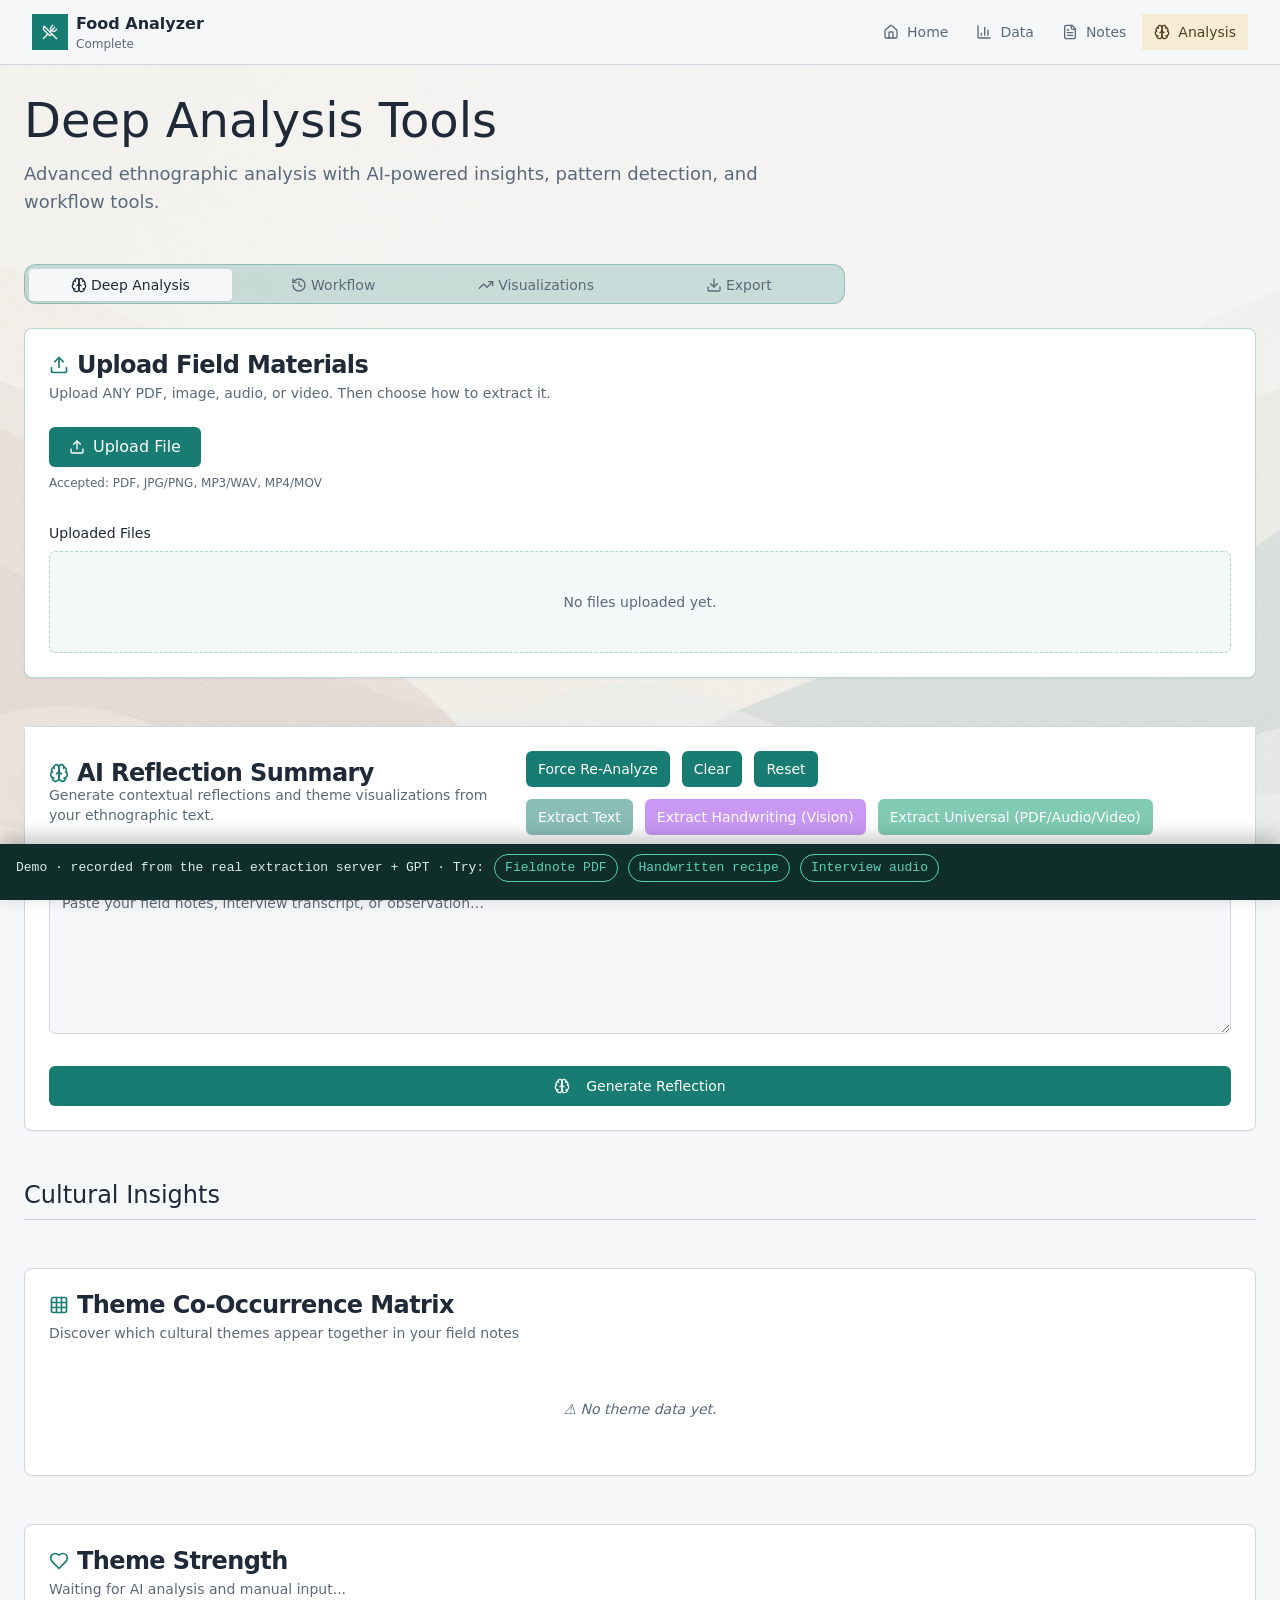
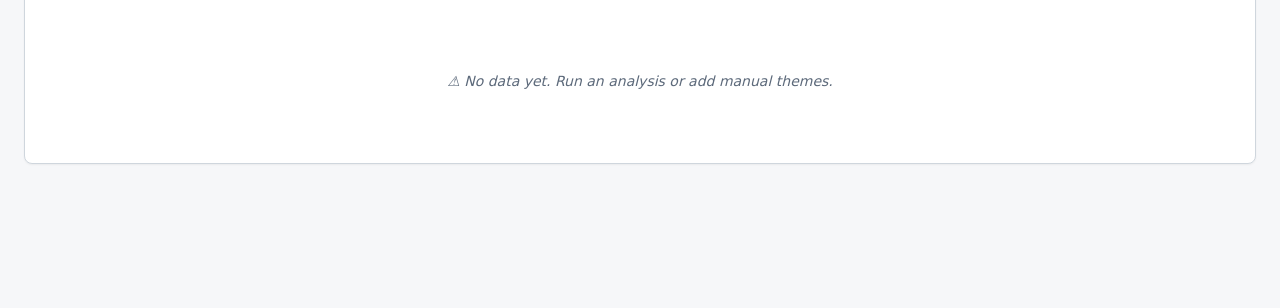
<file: apps/food/index.html>
<!doctype html>
<html lang="en">
  <head>
    <meta charset="UTF-8" />
    <meta name="viewport" content="width=device-width, initial-scale=1.0" />
    <link rel="icon" type="image/svg+xml" href="./favicon.svg" />
    <title>Food Analyzer Complete</title>
    <meta
      name="description"
      content="A research workspace for cultural food, diaspora, and ethnographic analysis."
    />
    <meta name="theme-color" content="#187e76" />
    <meta property="og:title" content="Food Analyzer Complete" />
    <meta
      property="og:description"
      content="Organize field records and turn them into useful research summaries."
    />
    <meta property="og:type" content="website" />
    <script type="module" crossorigin src="./assets/index-DWg4oPOS.js"></script>
    <link rel="stylesheet" crossorigin href="./assets/index-DEBQRYeG.css">
  </head>
  <body>
    <div id="root"></div>
  </body>
</html>
</file>
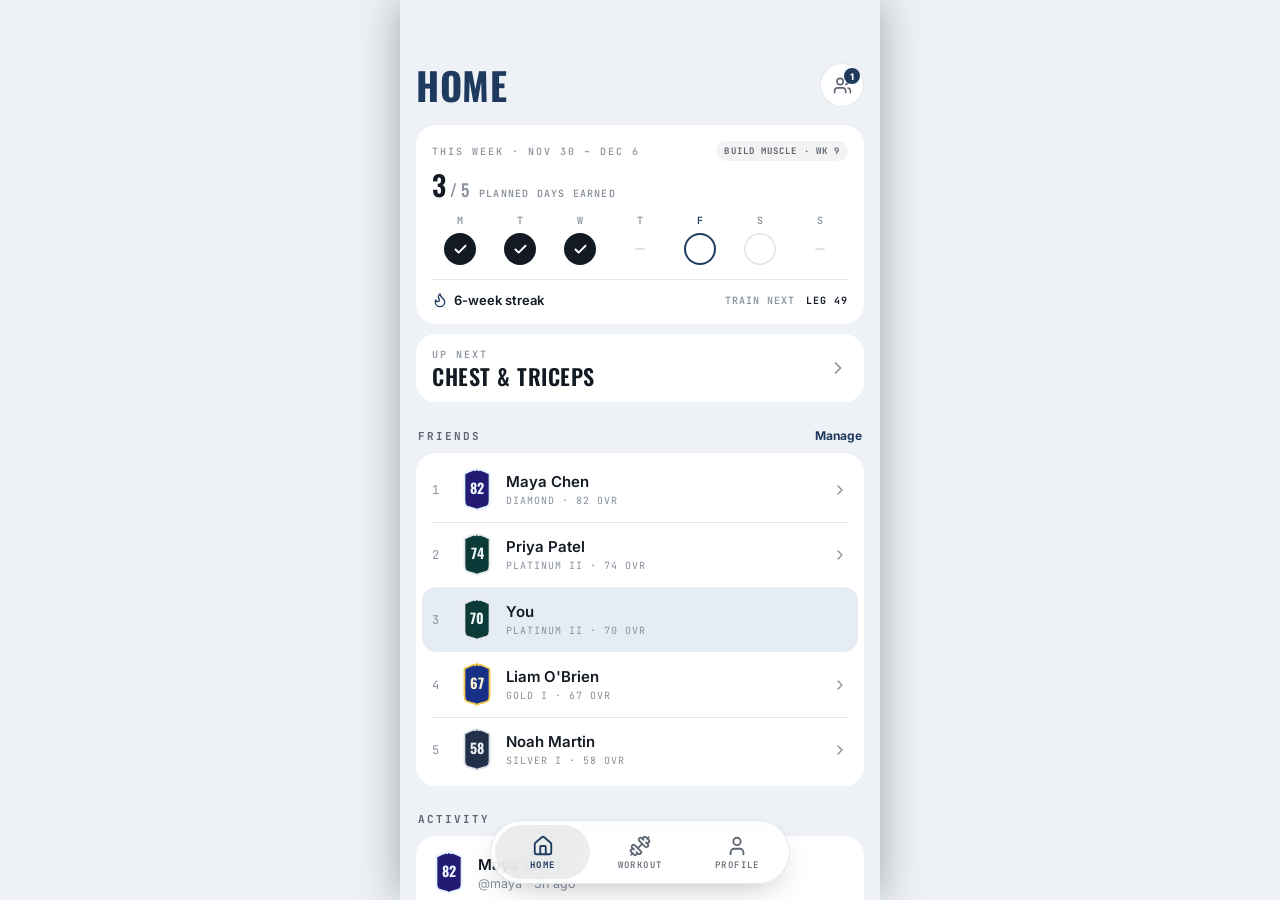
<file: apps/gymm/index.html>
<!doctype html>
<html lang="en">
  <head>
    <meta charset="UTF-8" />
    <link rel="icon" type="image/svg+xml" href="./vite.svg" />
    <meta name="viewport" content="width=device-width, initial-scale=1.0, maximum-scale=1.0, user-scalable=no, viewport-fit=cover" />
    <title>Everyday Gym Performance</title>
    <style>
      body {
        margin: 0;
        background-color: #000;
        color: #fff;
      }
    </style>
    <script type="module" crossorigin src="./assets/index-F7VUMPW2.js"></script>
    <link rel="stylesheet" crossorigin href="./assets/index-NUwgrqzY.css">
  </head>
  <body>
    <div id="root"></div>
  </body>
</html>
</file>
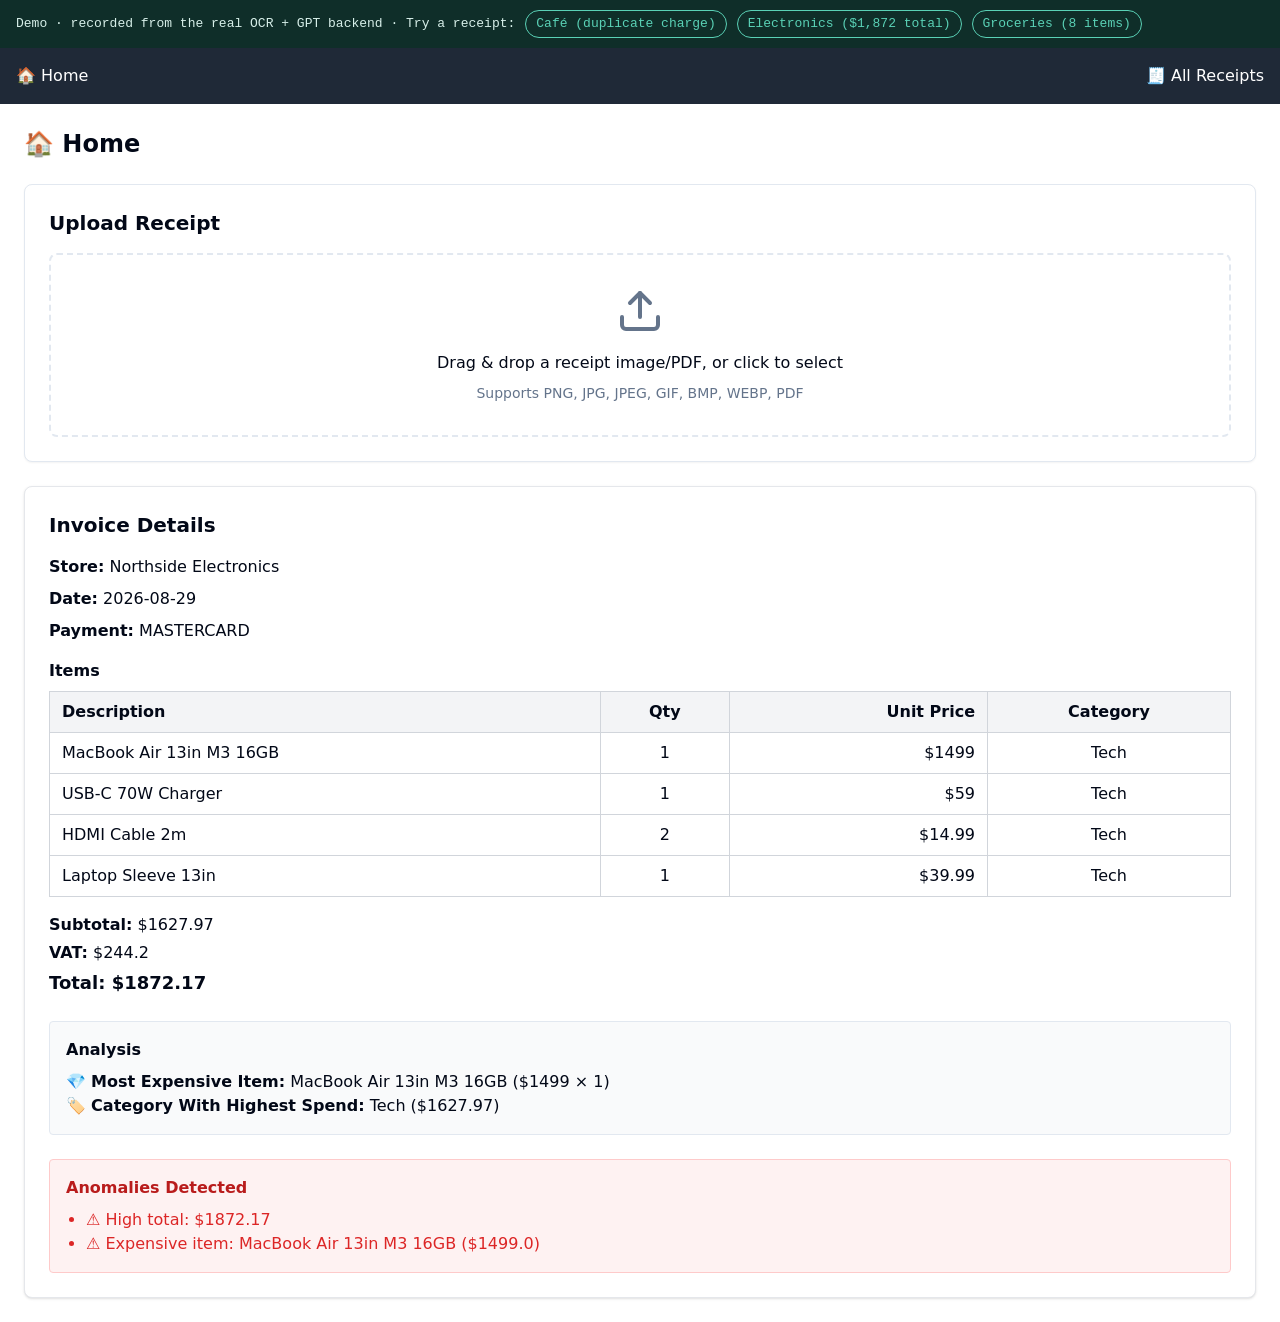
<file: apps/invoice/index.html>
<!doctype html>
<html lang="en">
  <head>
    <meta charset="UTF-8" />
    <meta name="viewport" content="width=device-width, initial-scale=1.0" />
    <title>Invoice Manager</title>
    <meta
      name="description"
      content="Scan receipts, review extracted invoice details, and track spending."
    />
    <meta name="theme-color" content="#0f172a" />
    <link rel="icon" type="image/svg+xml" href="./favicon.svg" />

    <meta property="og:title" content="Invoice Manager" />
    <meta
      property="og:description"
      content="Scan receipts, review extracted invoice details, and track spending."
    />
    <meta property="og:type" content="website" />
    <script type="module" crossorigin src="./assets/index-NbjEjvba.js"></script>
    <link rel="stylesheet" crossorigin href="./assets/index-BaIiM1YU.css">
  </head>

  <body>
    <div id="root"></div>
  </body>
</html>
</file>
<file: apps/food/assets/index-DEBQRYeG.css>
*,:before,:after{--tw-border-spacing-x: 0;--tw-border-spacing-y: 0;--tw-translate-x: 0;--tw-translate-y: 0;--tw-rotate: 0;--tw-skew-x: 0;--tw-skew-y: 0;--tw-scale-x: 1;--tw-scale-y: 1;--tw-pan-x: ;--tw-pan-y: ;--tw-pinch-zoom: ;--tw-scroll-snap-strictness: proximity;--tw-gradient-from-position: ;--tw-gradient-via-position: ;--tw-gradient-to-position: ;--tw-ordinal: ;--tw-slashed-zero: ;--tw-numeric-figure: ;--tw-numeric-spacing: ;--tw-numeric-fraction: ;--tw-ring-inset: ;--tw-ring-offset-width: 0px;--tw-ring-offset-color: #fff;--tw-ring-color: rgb(59 130 246 / .5);--tw-ring-offset-shadow: 0 0 #0000;--tw-ring-shadow: 0 0 #0000;--tw-shadow: 0 0 #0000;--tw-shadow-colored: 0 0 #0000;--tw-blur: ;--tw-brightness: ;--tw-contrast: ;--tw-grayscale: ;--tw-hue-rotate: ;--tw-invert: ;--tw-saturate: ;--tw-sepia: ;--tw-drop-shadow: ;--tw-backdrop-blur: ;--tw-backdrop-brightness: ;--tw-backdrop-contrast: ;--tw-backdrop-grayscale: ;--tw-backdrop-hue-rotate: ;--tw-backdrop-invert: ;--tw-backdrop-opacity: ;--tw-backdrop-saturate: ;--tw-backdrop-sepia: ;--tw-contain-size: ;--tw-contain-layout: ;--tw-contain-paint: ;--tw-contain-style: }::backdrop{--tw-border-spacing-x: 0;--tw-border-spacing-y: 0;--tw-translate-x: 0;--tw-translate-y: 0;--tw-rotate: 0;--tw-skew-x: 0;--tw-skew-y: 0;--tw-scale-x: 1;--tw-scale-y: 1;--tw-pan-x: ;--tw-pan-y: ;--tw-pinch-zoom: ;--tw-scroll-snap-strictness: proximity;--tw-gradient-from-position: ;--tw-gradient-via-position: ;--tw-gradient-to-position: ;--tw-ordinal: ;--tw-slashed-zero: ;--tw-numeric-figure: ;--tw-numeric-spacing: ;--tw-numeric-fraction: ;--tw-ring-inset: ;--tw-ring-offset-width: 0px;--tw-ring-offset-color: #fff;--tw-ring-color: rgb(59 130 246 / .5);--tw-ring-offset-shadow: 0 0 #0000;--tw-ring-shadow: 0 0 #0000;--tw-shadow: 0 0 #0000;--tw-shadow-colored: 0 0 #0000;--tw-blur: ;--tw-brightness: ;--tw-contrast: ;--tw-grayscale: ;--tw-hue-rotate: ;--tw-invert: ;--tw-saturate: ;--tw-sepia: ;--tw-drop-shadow: ;--tw-backdrop-blur: ;--tw-backdrop-brightness: ;--tw-backdrop-contrast: ;--tw-backdrop-grayscale: ;--tw-backdrop-hue-rotate: ;--tw-backdrop-invert: ;--tw-backdrop-opacity: ;--tw-backdrop-saturate: ;--tw-backdrop-sepia: ;--tw-contain-size: ;--tw-contain-layout: ;--tw-contain-paint: ;--tw-contain-style: }*,:before,:after{box-sizing:border-box;border-width:0;border-style:solid;border-color:#e5e7eb}:before,:after{--tw-content: ""}html,:host{line-height:1.5;-webkit-text-size-adjust:100%;-moz-tab-size:4;-o-tab-size:4;tab-size:4;font-family:ui-sans-serif,system-ui,sans-serif,"Apple Color Emoji","Segoe UI Emoji",Segoe UI Symbol,"Noto Color Emoji";font-feature-settings:normal;font-variation-settings:normal;-webkit-tap-highlight-color:transparent}body{margin:0;line-height:inherit}hr{height:0;color:inherit;border-top-width:1px}abbr:where([title]){-webkit-text-decoration:underline dotted;text-decoration:underline dotted}h1,h2,h3,h4,h5,h6{font-size:inherit;font-weight:inherit}a{color:inherit;text-decoration:inherit}b,strong{font-weight:bolder}code,kbd,samp,pre{font-family:ui-monospace,SFMono-Regular,Menlo,Monaco,Consolas,Liberation Mono,Courier New,monospace;font-feature-settings:normal;font-variation-settings:normal;font-size:1em}small{font-size:80%}sub,sup{font-size:75%;line-height:0;position:relative;vertical-align:baseline}sub{bottom:-.25em}sup{top:-.5em}table{text-indent:0;border-color:inherit;border-collapse:collapse}button,input,optgroup,select,textarea{font-family:inherit;font-feature-settings:inherit;font-variation-settings:inherit;font-size:100%;font-weight:inherit;line-height:inherit;letter-spacing:inherit;color:inherit;margin:0;padding:0}button,select{text-transform:none}button,input:where([type=button]),input:where([type=reset]),input:where([type=submit]){-webkit-appearance:button;background-color:transparent;background-image:none}:-moz-focusring{outline:auto}:-moz-ui-invalid{box-shadow:none}progress{vertical-align:baseline}::-webkit-inner-spin-button,::-webkit-outer-spin-button{height:auto}[type=search]{-webkit-appearance:textfield;outline-offset:-2px}::-webkit-search-decoration{-webkit-appearance:none}::-webkit-file-upload-button{-webkit-appearance:button;font:inherit}summary{display:list-item}blockquote,dl,dd,h1,h2,h3,h4,h5,h6,hr,figure,p,pre{margin:0}fieldset{margin:0;padding:0}legend{padding:0}ol,ul,menu{list-style:none;margin:0;padding:0}dialog{padding:0}textarea{resize:vertical}input::-moz-placeholder,textarea::-moz-placeholder{opacity:1;color:#9ca3af}input::placeholder,textarea::placeholder{opacity:1;color:#9ca3af}button,[role=button]{cursor:pointer}:disabled{cursor:default}img,svg,video,canvas,audio,iframe,embed,object{display:block;vertical-align:middle}img,video{max-width:100%;height:auto}[hidden]:where(:not([hidden=until-found])){display:none}:root{--background: 210 24% 97%;--foreground: 215 28% 17%;--card: 0 0% 100%;--card-foreground: 215 28% 17%;--popover: 0 0% 100%;--popover-foreground: 215 28% 17%;--primary: 174 68% 29%;--primary-foreground: 0 0% 100%;--secondary: 43 68% 90%;--secondary-foreground: 36 42% 22%;--muted: 210 18% 93%;--muted-foreground: 215 14% 42%;--accent: 12 72% 58%;--accent-foreground: 0 0% 100%;--destructive: 0 68% 48%;--destructive-foreground: 0 0% 100%;--border: 210 17% 84%;--input: 210 17% 84%;--ring: 174 68% 29%;--chart-gold: 42 82% 48%;--radius: .5rem;--sand: 43 68% 90%;--clay: 12 72% 58%;--sage: 174 34% 52%;--earth-dark: 215 28% 17%;--gradient-earth: linear-gradient( 135deg, hsl(var(--secondary)), hsl(var(--primary) / .18) );--transition-smooth: all .25s cubic-bezier(.4, 0, .2, 1);--sidebar-background: 0 0% 100%;--sidebar-foreground: 215 28% 17%;--sidebar-primary: 174 68% 29%;--sidebar-primary-foreground: 0 0% 100%;--sidebar-accent: 43 68% 90%;--sidebar-accent-foreground: 36 42% 22%;--sidebar-border: 210 17% 84%;--sidebar-ring: 174 68% 29%}*{border-color:hsl(var(--border))}html{min-width:320px}body{background-color:hsl(var(--background));color:hsl(var(--foreground));-webkit-font-smoothing:antialiased;-moz-osx-font-smoothing:grayscale;min-width:320px;min-height:100vh}button,input,textarea,select{letter-spacing:0}.container{width:100%;margin-right:auto;margin-left:auto;padding-right:2rem;padding-left:2rem}@media(min-width:1400px){.container{max-width:1400px}}.sr-only{position:absolute;width:1px;height:1px;padding:0;margin:-1px;overflow:hidden;clip:rect(0,0,0,0);white-space:nowrap;border-width:0}.pointer-events-none{pointer-events:none}.static{position:static}.fixed{position:fixed}.absolute{position:absolute}.relative{position:relative}.sticky{position:sticky}.inset-0{inset:0}.inset-x-0{left:0;right:0}.bottom-4{bottom:1rem}.left-2{left:.5rem}.left-3{left:.75rem}.left-\[50\%\]{left:50%}.right-4{right:1rem}.top-0{top:0}.top-1\/2{top:50%}.top-16{top:4rem}.top-4{top:1rem}.top-\[50\%\]{top:50%}.-z-10{z-index:-10}.z-10{z-index:10}.z-50{z-index:50}.m-6{margin:1.5rem}.-mx-1{margin-left:-.25rem;margin-right:-.25rem}.mx-auto{margin-left:auto;margin-right:auto}.my-1{margin-top:.25rem;margin-bottom:.25rem}.mb-1{margin-bottom:.25rem}.mb-12{margin-bottom:3rem}.mb-2{margin-bottom:.5rem}.mb-3{margin-bottom:.75rem}.mb-4{margin-bottom:1rem}.ml-2{margin-left:.5rem}.ml-auto{margin-left:auto}.mr-1{margin-right:.25rem}.mr-2{margin-right:.5rem}.mt-0\.5{margin-top:.125rem}.mt-1{margin-top:.25rem}.mt-12{margin-top:3rem}.mt-2{margin-top:.5rem}.mt-3{margin-top:.75rem}.mt-4{margin-top:1rem}.mt-5{margin-top:1.25rem}.mt-6{margin-top:1.5rem}.mt-8{margin-top:2rem}.mt-auto{margin-top:auto}.line-clamp-1{overflow:hidden;display:-webkit-box;-webkit-box-orient:vertical;-webkit-line-clamp:1}.line-clamp-2{overflow:hidden;display:-webkit-box;-webkit-box-orient:vertical;-webkit-line-clamp:2}.line-clamp-4{overflow:hidden;display:-webkit-box;-webkit-box-orient:vertical;-webkit-line-clamp:4}.block{display:block}.flex{display:flex}.inline-flex{display:inline-flex}.grid{display:grid}.hidden{display:none}.h-1\.5{height:.375rem}.h-10{height:2.5rem}.h-11{height:2.75rem}.h-16{height:4rem}.h-2{height:.5rem}.h-2\.5{height:.625rem}.h-3\.5{height:.875rem}.h-4{height:1rem}.h-5{height:1.25rem}.h-72{height:18rem}.h-8{height:2rem}.h-9{height:2.25rem}.h-\[400px\]{height:400px}.h-\[var\(--radix-select-trigger-height\)\]{height:var(--radix-select-trigger-height)}.h-auto{height:auto}.h-full{height:100%}.h-px{height:1px}.max-h-52{max-height:13rem}.max-h-96{max-height:24rem}.max-h-\[92vh\]{max-height:92vh}.min-h-28{min-height:7rem}.min-h-52{min-height:13rem}.min-h-64{min-height:16rem}.min-h-\[150px\]{min-height:150px}.min-h-\[76svh\]{min-height:76svh}.min-h-\[80px\]{min-height:80px}.min-h-screen{min-height:100vh}.w-1\.5{width:.375rem}.w-10{width:2.5rem}.w-2{width:.5rem}.w-2\.5{width:.625rem}.w-3\.5{width:.875rem}.w-4{width:1rem}.w-5{width:1.25rem}.w-52{width:13rem}.w-8{width:2rem}.w-9{width:2.25rem}.w-full{width:100%}.min-w-0{min-width:0px}.min-w-\[100px\]{min-width:100px}.min-w-\[8rem\]{min-width:8rem}.min-w-\[var\(--radix-select-trigger-width\)\]{min-width:var(--radix-select-trigger-width)}.max-w-2xl{max-width:42rem}.max-w-3xl{max-width:48rem}.max-w-7xl{max-width:80rem}.max-w-\[300px\]{max-width:300px}.max-w-lg{max-width:32rem}.max-w-md{max-width:28rem}.max-w-none{max-width:none}.max-w-xs{max-width:20rem}.flex-1{flex:1 1 0%}.shrink-0{flex-shrink:0}.-translate-y-1\/2{--tw-translate-y: -50%;transform:translate(var(--tw-translate-x),var(--tw-translate-y)) rotate(var(--tw-rotate)) skew(var(--tw-skew-x)) skewY(var(--tw-skew-y)) scaleX(var(--tw-scale-x)) scaleY(var(--tw-scale-y))}.translate-x-\[-50\%\]{--tw-translate-x: -50%;transform:translate(var(--tw-translate-x),var(--tw-translate-y)) rotate(var(--tw-rotate)) skew(var(--tw-skew-x)) skewY(var(--tw-skew-y)) scaleX(var(--tw-scale-x)) scaleY(var(--tw-scale-y))}.translate-y-\[-50\%\]{--tw-translate-y: -50%;transform:translate(var(--tw-translate-x),var(--tw-translate-y)) rotate(var(--tw-rotate)) skew(var(--tw-skew-x)) skewY(var(--tw-skew-y)) scaleX(var(--tw-scale-x)) scaleY(var(--tw-scale-y))}@keyframes spin{to{transform:rotate(360deg)}}.animate-spin{animation:spin 1s linear infinite}.cursor-default{cursor:default}.cursor-not-allowed{cursor:not-allowed}.cursor-pointer{cursor:pointer}.touch-none{touch-action:none}.select-none{-webkit-user-select:none;-moz-user-select:none;user-select:none}.resize-y{resize:vertical}.grid-cols-2{grid-template-columns:repeat(2,minmax(0,1fr))}.grid-cols-4{grid-template-columns:repeat(4,minmax(0,1fr))}.flex-col{flex-direction:column}.flex-col-reverse{flex-direction:column-reverse}.flex-wrap{flex-wrap:wrap}.place-items-center{place-items:center}.items-start{align-items:flex-start}.items-center{align-items:center}.justify-end{justify-content:flex-end}.justify-center{justify-content:center}.justify-between{justify-content:space-between}.gap-1{gap:.25rem}.gap-1\.5{gap:.375rem}.gap-2{gap:.5rem}.gap-3{gap:.75rem}.gap-4{gap:1rem}.gap-5{gap:1.25rem}.gap-6{gap:1.5rem}.gap-x-3{-moz-column-gap:.75rem;column-gap:.75rem}.gap-y-1{row-gap:.25rem}.space-y-1>:not([hidden])~:not([hidden]){--tw-space-y-reverse: 0;margin-top:calc(.25rem * calc(1 - var(--tw-space-y-reverse)));margin-bottom:calc(.25rem * var(--tw-space-y-reverse))}.space-y-1\.5>:not([hidden])~:not([hidden]){--tw-space-y-reverse: 0;margin-top:calc(.375rem * calc(1 - var(--tw-space-y-reverse)));margin-bottom:calc(.375rem * var(--tw-space-y-reverse))}.space-y-12>:not([hidden])~:not([hidden]){--tw-space-y-reverse: 0;margin-top:calc(3rem * calc(1 - var(--tw-space-y-reverse)));margin-bottom:calc(3rem * var(--tw-space-y-reverse))}.space-y-2>:not([hidden])~:not([hidden]){--tw-space-y-reverse: 0;margin-top:calc(.5rem * calc(1 - var(--tw-space-y-reverse)));margin-bottom:calc(.5rem * var(--tw-space-y-reverse))}.space-y-3>:not([hidden])~:not([hidden]){--tw-space-y-reverse: 0;margin-top:calc(.75rem * calc(1 - var(--tw-space-y-reverse)));margin-bottom:calc(.75rem * var(--tw-space-y-reverse))}.space-y-4>:not([hidden])~:not([hidden]){--tw-space-y-reverse: 0;margin-top:calc(1rem * calc(1 - var(--tw-space-y-reverse)));margin-bottom:calc(1rem * var(--tw-space-y-reverse))}.space-y-6>:not([hidden])~:not([hidden]){--tw-space-y-reverse: 0;margin-top:calc(1.5rem * calc(1 - var(--tw-space-y-reverse)));margin-bottom:calc(1.5rem * var(--tw-space-y-reverse))}.space-y-8>:not([hidden])~:not([hidden]){--tw-space-y-reverse: 0;margin-top:calc(2rem * calc(1 - var(--tw-space-y-reverse)));margin-bottom:calc(2rem * var(--tw-space-y-reverse))}.divide-y>:not([hidden])~:not([hidden]){--tw-divide-y-reverse: 0;border-top-width:calc(1px * calc(1 - var(--tw-divide-y-reverse)));border-bottom-width:calc(1px * var(--tw-divide-y-reverse))}.divide-border>:not([hidden])~:not([hidden]){border-color:hsl(var(--border))}.overflow-auto{overflow:auto}.overflow-hidden{overflow:hidden}.overflow-y-auto{overflow-y:auto}.truncate{overflow:hidden;text-overflow:ellipsis;white-space:nowrap}.whitespace-nowrap{white-space:nowrap}.whitespace-pre-wrap{white-space:pre-wrap}.rounded{border-radius:.25rem}.rounded-2xl{border-radius:1rem}.rounded-\[inherit\]{border-radius:inherit}.rounded-full{border-radius:9999px}.rounded-lg{border-radius:var(--radius)}.rounded-md{border-radius:calc(var(--radius) - 2px)}.rounded-sm{border-radius:calc(var(--radius) - 4px)}.rounded-xl{border-radius:.75rem}.border{border-width:1px}.border-y{border-top-width:1px;border-bottom-width:1px}.border-b{border-bottom-width:1px}.border-l{border-left-width:1px}.border-l-4{border-left-width:4px}.border-t{border-top-width:1px}.border-dashed{border-style:dashed}.border-\[hsl\(var\(--border\)\)\]{border-color:hsl(var(--border))}.border-\[hsl\(var\(--border\)\)\]\/40{border-color:hsl(var(--border) / .4)}.border-\[hsl\(var\(--border\)\)\]\/60{border-color:hsl(var(--border) / .6)}.border-border{border-color:hsl(var(--border))}.border-gray-300{--tw-border-opacity: 1;border-color:rgb(209 213 219 / var(--tw-border-opacity, 1))}.border-input{border-color:hsl(var(--input))}.border-primary\/20{border-color:hsl(var(--primary) / .2)}.border-primary\/30{border-color:hsl(var(--primary) / .3)}.border-primary\/60{border-color:hsl(var(--primary) / .6)}.border-red-300{--tw-border-opacity: 1;border-color:rgb(252 165 165 / var(--tw-border-opacity, 1))}.border-transparent{border-color:transparent}.border-l-transparent{border-left-color:transparent}.border-t-transparent{border-top-color:transparent}.bg-\[hsl\(var\(--background\)\)\]\/60{background-color:hsl(var(--background) / .6)}.bg-\[hsl\(var\(--card\)\)\]{background-color:hsl(var(--card))}.bg-\[hsl\(var\(--card\)\)\]\/70{background-color:hsl(var(--card) / .7)}.bg-\[hsl\(var\(--muted\)\)\]\/40{background-color:hsl(var(--muted) / .4)}.bg-\[hsl\(var\(--primary\)\)\]{background-color:hsl(var(--primary))}.bg-background{background-color:hsl(var(--background))}.bg-background\/80{background-color:hsl(var(--background) / .8)}.bg-background\/95{background-color:hsl(var(--background) / .95)}.bg-black\/80{background-color:#000c}.bg-blue-600{--tw-bg-opacity: 1;background-color:rgb(37 99 235 / var(--tw-bg-opacity, 1))}.bg-border{background-color:hsl(var(--border))}.bg-card{background-color:hsl(var(--card))}.bg-card\/95{background-color:hsl(var(--card) / .95)}.bg-destructive{background-color:hsl(var(--destructive))}.bg-emerald-600{--tw-bg-opacity: 1;background-color:rgb(5 150 105 / var(--tw-bg-opacity, 1))}.bg-gray-100{--tw-bg-opacity: 1;background-color:rgb(243 244 246 / var(--tw-bg-opacity, 1))}.bg-gray-300{--tw-bg-opacity: 1;background-color:rgb(209 213 219 / var(--tw-bg-opacity, 1))}.bg-gray-400{--tw-bg-opacity: 1;background-color:rgb(156 163 175 / var(--tw-bg-opacity, 1))}.bg-green-600{--tw-bg-opacity: 1;background-color:rgb(22 163 74 / var(--tw-bg-opacity, 1))}.bg-muted{background-color:hsl(var(--muted))}.bg-muted\/10{background-color:hsl(var(--muted) / .1)}.bg-muted\/30{background-color:hsl(var(--muted) / .3)}.bg-muted\/50{background-color:hsl(var(--muted) / .5)}.bg-popover{background-color:hsl(var(--popover))}.bg-primary{background-color:hsl(var(--primary))}.bg-primary\/20{background-color:hsl(var(--primary) / .2)}.bg-primary\/5{background-color:hsl(var(--primary) / .05)}.bg-primary\/50{background-color:hsl(var(--primary) / .5)}.bg-primary\/80{background-color:hsl(var(--primary) / .8)}.bg-purple-600{--tw-bg-opacity: 1;background-color:rgb(147 51 234 / var(--tw-bg-opacity, 1))}.bg-red-100{--tw-bg-opacity: 1;background-color:rgb(254 226 226 / var(--tw-bg-opacity, 1))}.bg-red-50{--tw-bg-opacity: 1;background-color:rgb(254 242 242 / var(--tw-bg-opacity, 1))}.bg-red-500{--tw-bg-opacity: 1;background-color:rgb(239 68 68 / var(--tw-bg-opacity, 1))}.bg-secondary{background-color:hsl(var(--secondary))}.bg-white{--tw-bg-opacity: 1;background-color:rgb(255 255 255 / var(--tw-bg-opacity, 1))}.bg-yellow-500{--tw-bg-opacity: 1;background-color:rgb(234 179 8 / var(--tw-bg-opacity, 1))}.bg-cover{background-size:cover}.bg-center{background-position:center}.bg-no-repeat{background-repeat:no-repeat}.fill-current{fill:currentColor}.p-1{padding:.25rem}.p-2{padding:.5rem}.p-2\.5{padding:.625rem}.p-3{padding:.75rem}.p-4{padding:1rem}.p-5{padding:1.25rem}.p-6{padding:1.5rem}.p-\[1px\]{padding:1px}.px-2{padding-left:.5rem;padding-right:.5rem}.px-2\.5{padding-left:.625rem;padding-right:.625rem}.px-3{padding-left:.75rem;padding-right:.75rem}.px-4{padding-left:1rem;padding-right:1rem}.px-5{padding-left:1.25rem;padding-right:1.25rem}.px-6{padding-left:1.5rem;padding-right:1.5rem}.px-8{padding-left:2rem;padding-right:2rem}.py-0\.5{padding-top:.125rem;padding-bottom:.125rem}.py-1{padding-top:.25rem;padding-bottom:.25rem}.py-1\.5{padding-top:.375rem;padding-bottom:.375rem}.py-10{padding-top:2.5rem;padding-bottom:2.5rem}.py-12{padding-top:3rem;padding-bottom:3rem}.py-16{padding-top:4rem;padding-bottom:4rem}.py-2{padding-top:.5rem;padding-bottom:.5rem}.py-4{padding-top:1rem;padding-bottom:1rem}.py-6{padding-top:1.5rem;padding-bottom:1.5rem}.py-8{padding-top:2rem;padding-bottom:2rem}.pb-1{padding-bottom:.25rem}.pb-12{padding-bottom:3rem}.pb-16{padding-bottom:4rem}.pb-2{padding-bottom:.5rem}.pb-3{padding-bottom:.75rem}.pb-8{padding-bottom:2rem}.pl-8{padding-left:2rem}.pl-9{padding-left:2.25rem}.pr-2{padding-right:.5rem}.pr-4{padding-right:1rem}.pt-0{padding-top:0}.pt-24{padding-top:6rem}.pt-28{padding-top:7rem}.pt-4{padding-top:1rem}.pt-5{padding-top:1.25rem}.pt-6{padding-top:1.5rem}.text-left{text-align:left}.text-center{text-align:center}.text-2xl{font-size:1.5rem;line-height:2rem}.text-3xl{font-size:1.875rem;line-height:2.25rem}.text-4xl{font-size:2.25rem;line-height:2.5rem}.text-5xl{font-size:3rem;line-height:1}.text-\[11px\]{font-size:11px}.text-base{font-size:1rem;line-height:1.5rem}.text-lg{font-size:1.125rem;line-height:1.75rem}.text-sm{font-size:.875rem;line-height:1.25rem}.text-xl{font-size:1.25rem;line-height:1.75rem}.text-xs{font-size:.75rem;line-height:1rem}.font-bold{font-weight:700}.font-light{font-weight:300}.font-medium{font-weight:500}.font-semibold{font-weight:600}.uppercase{text-transform:uppercase}.italic{font-style:italic}.leading-5{line-height:1.25rem}.leading-6{line-height:1.5rem}.leading-8{line-height:2rem}.leading-none{line-height:1}.leading-relaxed{line-height:1.625}.leading-tight{line-height:1.25}.tracking-tight{letter-spacing:-.025em}.tracking-widest{letter-spacing:.1em}.text-\[hsl\(var\(--foreground\)\)\]{color:hsl(var(--foreground))}.text-\[hsl\(var\(--muted-foreground\)\)\]{color:hsl(var(--muted-foreground))}.text-black{--tw-text-opacity: 1;color:rgb(0 0 0 / var(--tw-text-opacity, 1))}.text-blue-500{--tw-text-opacity: 1;color:rgb(59 130 246 / var(--tw-text-opacity, 1))}.text-card-foreground{color:hsl(var(--card-foreground))}.text-destructive{color:hsl(var(--destructive))}.text-destructive-foreground{color:hsl(var(--destructive-foreground))}.text-foreground{color:hsl(var(--foreground))}.text-gray-500{--tw-text-opacity: 1;color:rgb(107 114 128 / var(--tw-text-opacity, 1))}.text-gray-600{--tw-text-opacity: 1;color:rgb(75 85 99 / var(--tw-text-opacity, 1))}.text-gray-700{--tw-text-opacity: 1;color:rgb(55 65 81 / var(--tw-text-opacity, 1))}.text-muted-foreground{color:hsl(var(--muted-foreground))}.text-popover-foreground{color:hsl(var(--popover-foreground))}.text-primary{color:hsl(var(--primary))}.text-primary-foreground{color:hsl(var(--primary-foreground))}.text-red-600{--tw-text-opacity: 1;color:rgb(220 38 38 / var(--tw-text-opacity, 1))}.text-red-700{--tw-text-opacity: 1;color:rgb(185 28 28 / var(--tw-text-opacity, 1))}.text-red-800{--tw-text-opacity: 1;color:rgb(153 27 27 / var(--tw-text-opacity, 1))}.text-secondary-foreground{color:hsl(var(--secondary-foreground))}.text-white{--tw-text-opacity: 1;color:rgb(255 255 255 / var(--tw-text-opacity, 1))}.underline{text-decoration-line:underline}.underline-offset-4{text-underline-offset:4px}.opacity-20{opacity:.2}.opacity-25{opacity:.25}.opacity-50{opacity:.5}.opacity-60{opacity:.6}.opacity-70{opacity:.7}.opacity-75{opacity:.75}.shadow{--tw-shadow: 0 1px 3px 0 rgb(0 0 0 / .1), 0 1px 2px -1px rgb(0 0 0 / .1);--tw-shadow-colored: 0 1px 3px 0 var(--tw-shadow-color), 0 1px 2px -1px var(--tw-shadow-color);box-shadow:var(--tw-ring-offset-shadow, 0 0 #0000),var(--tw-ring-shadow, 0 0 #0000),var(--tw-shadow)}.shadow-lg{--tw-shadow: 0 10px 15px -3px rgb(0 0 0 / .1), 0 4px 6px -4px rgb(0 0 0 / .1);--tw-shadow-colored: 0 10px 15px -3px var(--tw-shadow-color), 0 4px 6px -4px var(--tw-shadow-color);box-shadow:var(--tw-ring-offset-shadow, 0 0 #0000),var(--tw-ring-shadow, 0 0 #0000),var(--tw-shadow)}.shadow-md{--tw-shadow: 0 4px 6px -1px rgb(0 0 0 / .1), 0 2px 4px -2px rgb(0 0 0 / .1);--tw-shadow-colored: 0 4px 6px -1px var(--tw-shadow-color), 0 2px 4px -2px var(--tw-shadow-color);box-shadow:var(--tw-ring-offset-shadow, 0 0 #0000),var(--tw-ring-shadow, 0 0 #0000),var(--tw-shadow)}.shadow-none{--tw-shadow: 0 0 #0000;--tw-shadow-colored: 0 0 #0000;box-shadow:var(--tw-ring-offset-shadow, 0 0 #0000),var(--tw-ring-shadow, 0 0 #0000),var(--tw-shadow)}.shadow-sm{--tw-shadow: 0 1px 2px 0 rgb(0 0 0 / .05);--tw-shadow-colored: 0 1px 2px 0 var(--tw-shadow-color);box-shadow:var(--tw-ring-offset-shadow, 0 0 #0000),var(--tw-ring-shadow, 0 0 #0000),var(--tw-shadow)}.outline-none{outline:2px solid transparent;outline-offset:2px}.outline{outline-style:solid}.ring-offset-background{--tw-ring-offset-color: hsl(var(--background))}.filter{filter:var(--tw-blur) var(--tw-brightness) var(--tw-contrast) var(--tw-grayscale) var(--tw-hue-rotate) var(--tw-invert) var(--tw-saturate) var(--tw-sepia) var(--tw-drop-shadow)}.backdrop-blur{--tw-backdrop-blur: blur(8px);-webkit-backdrop-filter:var(--tw-backdrop-blur) var(--tw-backdrop-brightness) var(--tw-backdrop-contrast) var(--tw-backdrop-grayscale) var(--tw-backdrop-hue-rotate) var(--tw-backdrop-invert) var(--tw-backdrop-opacity) var(--tw-backdrop-saturate) var(--tw-backdrop-sepia);backdrop-filter:var(--tw-backdrop-blur) var(--tw-backdrop-brightness) var(--tw-backdrop-contrast) var(--tw-backdrop-grayscale) var(--tw-backdrop-hue-rotate) var(--tw-backdrop-invert) var(--tw-backdrop-opacity) var(--tw-backdrop-saturate) var(--tw-backdrop-sepia)}.backdrop-blur-sm{--tw-backdrop-blur: blur(4px);-webkit-backdrop-filter:var(--tw-backdrop-blur) var(--tw-backdrop-brightness) var(--tw-backdrop-contrast) var(--tw-backdrop-grayscale) var(--tw-backdrop-hue-rotate) var(--tw-backdrop-invert) var(--tw-backdrop-opacity) var(--tw-backdrop-saturate) var(--tw-backdrop-sepia);backdrop-filter:var(--tw-backdrop-blur) var(--tw-backdrop-brightness) var(--tw-backdrop-contrast) var(--tw-backdrop-grayscale) var(--tw-backdrop-hue-rotate) var(--tw-backdrop-invert) var(--tw-backdrop-opacity) var(--tw-backdrop-saturate) var(--tw-backdrop-sepia)}.transition{transition-property:color,background-color,border-color,text-decoration-color,fill,stroke,opacity,box-shadow,transform,filter,backdrop-filter;transition-timing-function:cubic-bezier(.4,0,.2,1);transition-duration:.15s}.transition-all{transition-property:all;transition-timing-function:cubic-bezier(.4,0,.2,1);transition-duration:.15s}.transition-colors{transition-property:color,background-color,border-color,text-decoration-color,fill,stroke;transition-timing-function:cubic-bezier(.4,0,.2,1);transition-duration:.15s}.transition-opacity{transition-property:opacity;transition-timing-function:cubic-bezier(.4,0,.2,1);transition-duration:.15s}.transition-transform{transition-property:transform;transition-timing-function:cubic-bezier(.4,0,.2,1);transition-duration:.15s}.duration-200{transition-duration:.2s}@keyframes enter{0%{opacity:var(--tw-enter-opacity, 1);transform:translate3d(var(--tw-enter-translate-x, 0),var(--tw-enter-translate-y, 0),0) scale3d(var(--tw-enter-scale, 1),var(--tw-enter-scale, 1),var(--tw-enter-scale, 1)) rotate(var(--tw-enter-rotate, 0))}}@keyframes exit{to{opacity:var(--tw-exit-opacity, 1);transform:translate3d(var(--tw-exit-translate-x, 0),var(--tw-exit-translate-y, 0),0) scale3d(var(--tw-exit-scale, 1),var(--tw-exit-scale, 1),var(--tw-exit-scale, 1)) rotate(var(--tw-exit-rotate, 0))}}.duration-200{animation-duration:.2s}.file\:border-0::file-selector-button{border-width:0px}.file\:bg-transparent::file-selector-button{background-color:transparent}.file\:text-sm::file-selector-button{font-size:.875rem;line-height:1.25rem}.file\:font-medium::file-selector-button{font-weight:500}.file\:text-foreground::file-selector-button{color:hsl(var(--foreground))}.placeholder\:text-muted-foreground::-moz-placeholder{color:hsl(var(--muted-foreground))}.placeholder\:text-muted-foreground::placeholder{color:hsl(var(--muted-foreground))}.first\:pt-0:first-child{padding-top:0}.last\:pb-0:last-child{padding-bottom:0}.hover\:bg-\[hsl\(var\(--card\)\)\]\/80:hover{background-color:hsl(var(--card) / .8)}.hover\:bg-\[hsl\(var\(--primary\)\)\]\/90:hover{background-color:hsl(var(--primary) / .9)}.hover\:bg-accent:hover{background-color:hsl(var(--accent))}.hover\:bg-blue-700:hover{--tw-bg-opacity: 1;background-color:rgb(29 78 216 / var(--tw-bg-opacity, 1))}.hover\:bg-destructive\/80:hover{background-color:hsl(var(--destructive) / .8)}.hover\:bg-destructive\/90:hover{background-color:hsl(var(--destructive) / .9)}.hover\:bg-emerald-700:hover{--tw-bg-opacity: 1;background-color:rgb(4 120 87 / var(--tw-bg-opacity, 1))}.hover\:bg-gray-400:hover{--tw-bg-opacity: 1;background-color:rgb(156 163 175 / var(--tw-bg-opacity, 1))}.hover\:bg-green-700:hover{--tw-bg-opacity: 1;background-color:rgb(21 128 61 / var(--tw-bg-opacity, 1))}.hover\:bg-muted:hover{background-color:hsl(var(--muted))}.hover\:bg-muted\/30:hover{background-color:hsl(var(--muted) / .3)}.hover\:bg-primary\/10:hover{background-color:hsl(var(--primary) / .1)}.hover\:bg-primary\/80:hover{background-color:hsl(var(--primary) / .8)}.hover\:bg-primary\/90:hover{background-color:hsl(var(--primary) / .9)}.hover\:bg-purple-700:hover{--tw-bg-opacity: 1;background-color:rgb(126 34 206 / var(--tw-bg-opacity, 1))}.hover\:bg-red-600:hover{--tw-bg-opacity: 1;background-color:rgb(220 38 38 / var(--tw-bg-opacity, 1))}.hover\:bg-secondary\/80:hover{background-color:hsl(var(--secondary) / .8)}.hover\:bg-yellow-600:hover{--tw-bg-opacity: 1;background-color:rgb(202 138 4 / var(--tw-bg-opacity, 1))}.hover\:text-accent-foreground:hover{color:hsl(var(--accent-foreground))}.hover\:text-blue-700:hover{--tw-text-opacity: 1;color:rgb(29 78 216 / var(--tw-text-opacity, 1))}.hover\:text-destructive:hover{color:hsl(var(--destructive))}.hover\:text-foreground:hover{color:hsl(var(--foreground))}.hover\:text-red-500:hover{--tw-text-opacity: 1;color:rgb(239 68 68 / var(--tw-text-opacity, 1))}.hover\:underline:hover{text-decoration-line:underline}.hover\:opacity-100:hover{opacity:1}.focus\:bg-accent:focus{background-color:hsl(var(--accent))}.focus\:text-accent-foreground:focus{color:hsl(var(--accent-foreground))}.focus\:outline-none:focus{outline:2px solid transparent;outline-offset:2px}.focus\:ring-2:focus{--tw-ring-offset-shadow: var(--tw-ring-inset) 0 0 0 var(--tw-ring-offset-width) var(--tw-ring-offset-color);--tw-ring-shadow: var(--tw-ring-inset) 0 0 0 calc(2px + var(--tw-ring-offset-width)) var(--tw-ring-color);box-shadow:var(--tw-ring-offset-shadow),var(--tw-ring-shadow),var(--tw-shadow, 0 0 #0000)}.focus\:ring-\[hsl\(var\(--primary\)\)\]\/40:focus{--tw-ring-color: hsl(var(--primary) / .4)}.focus\:ring-blue-500:focus{--tw-ring-opacity: 1;--tw-ring-color: rgb(59 130 246 / var(--tw-ring-opacity, 1))}.focus\:ring-ring:focus{--tw-ring-color: hsl(var(--ring))}.focus\:ring-offset-2:focus{--tw-ring-offset-width: 2px}.focus-visible\:outline-none:focus-visible{outline:2px solid transparent;outline-offset:2px}.focus-visible\:ring-2:focus-visible{--tw-ring-offset-shadow: var(--tw-ring-inset) 0 0 0 var(--tw-ring-offset-width) var(--tw-ring-offset-color);--tw-ring-shadow: var(--tw-ring-inset) 0 0 0 calc(2px + var(--tw-ring-offset-width)) var(--tw-ring-color);box-shadow:var(--tw-ring-offset-shadow),var(--tw-ring-shadow),var(--tw-shadow, 0 0 #0000)}.focus-visible\:ring-ring:focus-visible{--tw-ring-color: hsl(var(--ring))}.focus-visible\:ring-offset-2:focus-visible{--tw-ring-offset-width: 2px}.disabled\:pointer-events-none:disabled{pointer-events:none}.disabled\:cursor-not-allowed:disabled{cursor:not-allowed}.disabled\:opacity-50:disabled{opacity:.5}.group:hover .group-hover\:translate-x-1{--tw-translate-x: .25rem;transform:translate(var(--tw-translate-x),var(--tw-translate-y)) rotate(var(--tw-rotate)) skew(var(--tw-skew-x)) skewY(var(--tw-skew-y)) scaleX(var(--tw-scale-x)) scaleY(var(--tw-scale-y))}.group.toaster .group-\[\.toaster\]\:border-border{border-color:hsl(var(--border))}.group.toast .group-\[\.toast\]\:bg-muted{background-color:hsl(var(--muted))}.group.toast .group-\[\.toast\]\:bg-primary{background-color:hsl(var(--primary))}.group.toaster .group-\[\.toaster\]\:bg-background{background-color:hsl(var(--background))}.group.toast .group-\[\.toast\]\:text-muted-foreground{color:hsl(var(--muted-foreground))}.group.toast .group-\[\.toast\]\:text-primary-foreground{color:hsl(var(--primary-foreground))}.group.toaster .group-\[\.toaster\]\:text-foreground{color:hsl(var(--foreground))}.group.toaster .group-\[\.toaster\]\:shadow-lg{--tw-shadow: 0 10px 15px -3px rgb(0 0 0 / .1), 0 4px 6px -4px rgb(0 0 0 / .1);--tw-shadow-colored: 0 10px 15px -3px var(--tw-shadow-color), 0 4px 6px -4px var(--tw-shadow-color);box-shadow:var(--tw-ring-offset-shadow, 0 0 #0000),var(--tw-ring-shadow, 0 0 #0000),var(--tw-shadow)}.peer:disabled~.peer-disabled\:cursor-not-allowed{cursor:not-allowed}.peer:disabled~.peer-disabled\:opacity-70{opacity:.7}.data-\[disabled\]\:pointer-events-none[data-disabled]{pointer-events:none}.data-\[side\=bottom\]\:translate-y-1[data-side=bottom]{--tw-translate-y: .25rem;transform:translate(var(--tw-translate-x),var(--tw-translate-y)) rotate(var(--tw-rotate)) skew(var(--tw-skew-x)) skewY(var(--tw-skew-y)) scaleX(var(--tw-scale-x)) scaleY(var(--tw-scale-y))}.data-\[side\=left\]\:-translate-x-1[data-side=left]{--tw-translate-x: -.25rem;transform:translate(var(--tw-translate-x),var(--tw-translate-y)) rotate(var(--tw-rotate)) skew(var(--tw-skew-x)) skewY(var(--tw-skew-y)) scaleX(var(--tw-scale-x)) scaleY(var(--tw-scale-y))}.data-\[side\=right\]\:translate-x-1[data-side=right]{--tw-translate-x: .25rem;transform:translate(var(--tw-translate-x),var(--tw-translate-y)) rotate(var(--tw-rotate)) skew(var(--tw-skew-x)) skewY(var(--tw-skew-y)) scaleX(var(--tw-scale-x)) scaleY(var(--tw-scale-y))}.data-\[side\=top\]\:-translate-y-1[data-side=top]{--tw-translate-y: -.25rem;transform:translate(var(--tw-translate-x),var(--tw-translate-y)) rotate(var(--tw-rotate)) skew(var(--tw-skew-x)) skewY(var(--tw-skew-y)) scaleX(var(--tw-scale-x)) scaleY(var(--tw-scale-y))}.data-\[state\=active\]\:bg-background[data-state=active]{background-color:hsl(var(--background))}.data-\[state\=open\]\:bg-accent[data-state=open]{background-color:hsl(var(--accent))}.data-\[state\=active\]\:text-foreground[data-state=active]{color:hsl(var(--foreground))}.data-\[state\=open\]\:text-muted-foreground[data-state=open]{color:hsl(var(--muted-foreground))}.data-\[disabled\]\:opacity-50[data-disabled]{opacity:.5}.data-\[state\=active\]\:shadow-sm[data-state=active]{--tw-shadow: 0 1px 2px 0 rgb(0 0 0 / .05);--tw-shadow-colored: 0 1px 2px 0 var(--tw-shadow-color);box-shadow:var(--tw-ring-offset-shadow, 0 0 #0000),var(--tw-ring-shadow, 0 0 #0000),var(--tw-shadow)}.data-\[state\=open\]\:animate-in[data-state=open]{animation-name:enter;animation-duration:.15s;--tw-enter-opacity: initial;--tw-enter-scale: initial;--tw-enter-rotate: initial;--tw-enter-translate-x: initial;--tw-enter-translate-y: initial}.data-\[state\=closed\]\:animate-out[data-state=closed]{animation-name:exit;animation-duration:.15s;--tw-exit-opacity: initial;--tw-exit-scale: initial;--tw-exit-rotate: initial;--tw-exit-translate-x: initial;--tw-exit-translate-y: initial}.data-\[state\=closed\]\:fade-out-0[data-state=closed]{--tw-exit-opacity: 0}.data-\[state\=open\]\:fade-in-0[data-state=open]{--tw-enter-opacity: 0}.data-\[state\=closed\]\:zoom-out-95[data-state=closed]{--tw-exit-scale: .95}.data-\[state\=open\]\:zoom-in-95[data-state=open]{--tw-enter-scale: .95}.data-\[side\=bottom\]\:slide-in-from-top-2[data-side=bottom]{--tw-enter-translate-y: -.5rem}.data-\[side\=left\]\:slide-in-from-right-2[data-side=left]{--tw-enter-translate-x: .5rem}.data-\[side\=right\]\:slide-in-from-left-2[data-side=right]{--tw-enter-translate-x: -.5rem}.data-\[side\=top\]\:slide-in-from-bottom-2[data-side=top]{--tw-enter-translate-y: .5rem}.data-\[state\=closed\]\:slide-out-to-left-1\/2[data-state=closed]{--tw-exit-translate-x: -50%}.data-\[state\=closed\]\:slide-out-to-top-\[48\%\][data-state=closed]{--tw-exit-translate-y: -48%}.data-\[state\=open\]\:slide-in-from-left-1\/2[data-state=open]{--tw-enter-translate-x: -50%}.data-\[state\=open\]\:slide-in-from-top-\[48\%\][data-state=open]{--tw-enter-translate-y: -48%}@media(min-width:640px){.sm\:mt-0{margin-top:0}.sm\:w-auto{width:auto}.sm\:grid-cols-2{grid-template-columns:repeat(2,minmax(0,1fr))}.sm\:grid-cols-3{grid-template-columns:repeat(3,minmax(0,1fr))}.sm\:grid-cols-4{grid-template-columns:repeat(4,minmax(0,1fr))}.sm\:flex-row{flex-direction:row}.sm\:items-end{align-items:flex-end}.sm\:items-center{align-items:center}.sm\:justify-end{justify-content:flex-end}.sm\:justify-between{justify-content:space-between}.sm\:space-x-2>:not([hidden])~:not([hidden]){--tw-space-x-reverse: 0;margin-right:calc(.5rem * var(--tw-space-x-reverse));margin-left:calc(.5rem * calc(1 - var(--tw-space-x-reverse)))}.sm\:divide-x>:not([hidden])~:not([hidden]){--tw-divide-x-reverse: 0;border-right-width:calc(1px * var(--tw-divide-x-reverse));border-left-width:calc(1px * calc(1 - var(--tw-divide-x-reverse)))}.sm\:divide-y-0>:not([hidden])~:not([hidden]){--tw-divide-y-reverse: 0;border-top-width:calc(0px * calc(1 - var(--tw-divide-y-reverse)));border-bottom-width:calc(0px * var(--tw-divide-y-reverse))}.sm\:rounded-lg{border-radius:var(--radius)}.sm\:px-6{padding-left:1.5rem;padding-right:1.5rem}.sm\:text-left{text-align:left}.sm\:text-4xl{font-size:2.25rem;line-height:2.5rem}.sm\:text-6xl{font-size:3.75rem;line-height:1}.sm\:text-base{font-size:1rem;line-height:1.5rem}.sm\:text-xl{font-size:1.25rem;line-height:1.75rem}}@media(min-width:768px){.md\:flex{display:flex}.md\:hidden{display:none}.md\:grid-cols-2{grid-template-columns:repeat(2,minmax(0,1fr))}.md\:grid-cols-\[minmax\(0\,1fr\)_220px\]{grid-template-columns:minmax(0,1fr) 220px}.md\:flex-row{flex-direction:row}.md\:items-center{align-items:center}.md\:justify-between{justify-content:space-between}.md\:text-5xl{font-size:3rem;line-height:1}.md\:text-sm{font-size:.875rem;line-height:1.25rem}}@media(min-width:1024px){.lg\:w-2\/3{width:66.666667%}.lg\:grid-cols-2{grid-template-columns:repeat(2,minmax(0,1fr))}.lg\:grid-cols-\[minmax\(0\,1\.35fr\)_minmax\(280px\,0\.65fr\)\]{grid-template-columns:minmax(0,1.35fr) minmax(280px,.65fr)}.lg\:px-8{padding-left:2rem;padding-right:2rem}.lg\:text-7xl{font-size:4.5rem;line-height:1}}@media(min-width:1280px){.xl\:grid-cols-3{grid-template-columns:repeat(3,minmax(0,1fr))}.xl\:grid-cols-4{grid-template-columns:repeat(4,minmax(0,1fr))}}.\[\&\>span\]\:line-clamp-1>span{overflow:hidden;display:-webkit-box;-webkit-box-orient:vertical;-webkit-line-clamp:1}.\[\&_svg\]\:pointer-events-none svg{pointer-events:none}.\[\&_svg\]\:size-4 svg{width:1rem;height:1rem}.\[\&_svg\]\:shrink-0 svg{flex-shrink:0}
</file>
<file: apps/gymm/assets/index-NUwgrqzY.css>
@import"https://fonts.googleapis.com/css2?family=Inter:ital,opsz,wght@0,14..32,100..900;1,14..32,100..900&family=JetBrains+Mono:wght@400;500;700&family=Oswald:wght@400;500;600;700&display=swap";:root{--bg-base: #EEF2F6;--bg-surface: #FFFFFF;--bg-surface-hover: #E4E9F1;--bg-surface-elevated: #FFFFFF;--text-primary: #141A24;--text-secondary: #5E6673;--text-tertiary: #88919C;--overlay-1: rgba(20, 26, 36, .03);--overlay-2: rgba(20, 26, 36, .05);--overlay-3: rgba(20, 26, 36, .08);--overlay-4: rgba(20, 26, 36, .12);--hairline: rgba(20, 26, 36, .1);--scrim: rgba(20, 26, 36, .35);--case-top: #1B2638;--case-bottom: #0B111B;--case-light: rgba(150, 185, 235, .22);--case-light-strong: rgba(170, 200, 240, .45);--case-ink: #F4EFE6;--case-ink-soft: rgba(244, 239, 230, .66);--case-ink-faint: rgba(244, 239, 230, .34);--case-edge: rgba(255, 255, 255, .08);--case-accent: #A9C4EE;--case-on-accent: #0B111B;--accent-primary: #1E3A5F;--accent-on-primary: #FFFFFF;--accent-plate: #E6ECF3;--accent-plate-line: #C3CFDD;--glow-accent: radial-gradient(circle at 50% 50%, color-mix(in srgb, var(--accent-primary) 15%, transparent) 0%, transparent 70%);--accent-danger: #C0392B;--accent-success: #2E7D5B;--ember-amber: #E08A00;--ember-crimson: #D81B24;--ember-magenta: #B01E62;--rarity-common: #7B818A;--rarity-uncommon: #2E9C5E;--rarity-rare: #2A72C4;--rarity-epic: #7A4FC0;--rarity-legendary: #A87422;--star-gold-hi: #FFF1A6;--star-gold: #FFC21A;--star-gold-lo: #D98E00;--program-build: #6E747D;--program-lean: #8A5424;--program-strength: #75500F;--program-custom: #A87422;--status-danger: #C0392B;--status-danger-soft: #8E2A20;--status-warning: #B07A12;--status-success: #2E7D5B;--status-info: #2A6BB0;--muscle-base: #A2AAB5;--muscle-deep: #717B89;--muscle-ground: #E6EAF1;--muscle-panel: #FFFFFF;--track: #D6DDE7;--rank-iron: #6E6E6E;--rank-bronze: #8A5424;--rank-silver: #6E747D;--rank-gold: #A87422;--rank-platinum: #4A5560;--rank-diamond: #2A3138;--rank-apex: #D81B24;--gradient-apex: linear-gradient(120deg, var(--ember-amber) 0%, var(--ember-crimson) 62%, var(--ember-magenta) 100%);--metal-gold-hi: #D9A93E;--metal-gold: #A87422;--metal-gold-lo: #75500F;--metal-bronze-hi: #B4763C;--metal-bronze: #8A5424;--metal-bronze-lo: #5C3714;--metal-silver-hi: #9AA1AA;--metal-silver: #6E747D;--metal-silver-lo: #484D55;--metal-steel-hi: #FFFFFF;--metal-steel: #E9E6DF;--metal-steel-lo: #C4BFB4;--gradient-gold: linear-gradient(145deg, var(--metal-gold-hi) 0%, var(--metal-gold) 46%, var(--metal-gold-lo) 100%);--gradient-bronze: linear-gradient(145deg, var(--metal-bronze-hi) 0%, var(--metal-bronze) 46%, var(--metal-bronze-lo) 100%);--gradient-silver: linear-gradient(145deg, var(--metal-silver-hi) 0%, var(--metal-silver) 46%, var(--metal-silver-lo) 100%);--gradient-steel: linear-gradient(145deg, var(--metal-steel-hi) 0%, var(--metal-steel) 46%, var(--metal-steel-lo) 100%);--font-display: "Oswald", "Inter", -apple-system, BlinkMacSystemFont, "Segoe UI", Roboto, sans-serif;--font-sans: "Inter", -apple-system, BlinkMacSystemFont, "Segoe UI", Roboto, Helvetica, Arial, sans-serif;--font-mono: "JetBrains Mono", ui-monospace, SFMono-Regular, monospace;--display-xl: 38px;--display-lg: 28px;--display-md: 22px;--display-sm: 17px;--track-display: .5px;--track-title: 1px;--track-label: 2px;--spacing-1: .25rem;--spacing-2: .5rem;--spacing-3: .75rem;--spacing-4: 1rem;--spacing-5: 1.25rem;--spacing-6: 1.5rem;--spacing-8: 2rem;--spacing-12: 3rem;--radius-sm: 4px;--radius-md: 8px;--radius-lg: 12px;--radius-xl: 20px;--radius-full: 9999px;--series-1: #2a78d6;--series-2: #eb6834;--series-3: #1baf7a;--heatmap-0: #DFE5EE;--heatmap-1: #D3DCE8;--heatmap-2: #9DB0C8;--heatmap-3: #5A7598;--heatmap-4: #1E3A5F}@media(prefers-color-scheme:dark){:root:not([data-theme=light]){--bg-base: #0F0F0F;--bg-surface: #1A1A1A;--bg-surface-hover: #212121;--bg-surface-elevated: #242424;--text-primary: #FFFFFF;--text-secondary: #757575;--text-tertiary: #6A6A6A;--overlay-1: rgba(255, 255, 255, .03);--overlay-2: rgba(255, 255, 255, .05);--overlay-3: rgba(255, 255, 255, .08);--overlay-4: rgba(255, 255, 255, .12);--hairline: rgba(255, 255, 255, .1);--scrim: rgba(0, 0, 0, .6);--case-top: #161D29;--case-bottom: #07090D;--case-light: rgba(150, 185, 235, .16);--accent-primary: #8FB0DC;--accent-on-primary: #0F0F0F;--accent-plate: #151C27;--accent-plate-line: #243247;--glow-accent: radial-gradient(circle at 50% 50%, color-mix(in srgb, var(--accent-primary) 15%, transparent) 0%, transparent 70%);--accent-danger: #FF6B5E;--accent-success: #5FD08A;--ember-amber: #F7A233;--ember-crimson: #ED2024;--ember-magenta: #C2286E;--rarity-common: #9AA0A6;--rarity-uncommon: #5FD08A;--rarity-rare: #4FA3F7;--rarity-epic: #A97BF0;--rarity-legendary: #E8C967;--program-build: #C9CED6;--program-lean: #C9834A;--program-strength: #D9A93E;--program-custom: #E8C967;--status-danger: #FF6B5E;--status-danger-soft: #FFB3B3;--status-warning: #F0A500;--status-success: #5FD08A;--status-info: #4A9EFF;--muscle-base: #9C978C;--muscle-deep: #6B675E;--muscle-ground: #22201C;--muscle-panel: #131316;--track: #2E2E2E;--rank-iron: #8A8A8A;--rank-bronze: #B87333;--rank-silver: #C9CED6;--rank-gold: #E8C967;--rank-platinum: #E4E7EC;--rank-diamond: #FFFFFF;--rank-apex: #ED2024;--gradient-apex: linear-gradient(120deg, var(--ember-amber) 0%, var(--ember-crimson) 62%, var(--ember-magenta) 100%);--metal-gold-hi: #F6E3A5;--metal-gold: #E8C967;--metal-gold-lo: #A08637;--metal-bronze-hi: #E0A268;--metal-bronze: #B87333;--metal-bronze-lo: #7A4A1E;--metal-silver-hi: #EDF0F4;--metal-silver: #C9CED6;--metal-silver-lo: #878D96;--metal-steel-hi: #FFFFFF;--metal-steel: #F5F3EF;--metal-steel-lo: #B4B0A7;--gradient-gold: linear-gradient(145deg, var(--metal-gold-hi) 0%, var(--metal-gold) 46%, var(--metal-gold-lo) 100%);--gradient-bronze: linear-gradient(145deg, var(--metal-bronze-hi) 0%, var(--metal-bronze) 46%, var(--metal-bronze-lo) 100%);--gradient-silver: linear-gradient(145deg, var(--metal-silver-hi) 0%, var(--metal-silver) 46%, var(--metal-silver-lo) 100%);--gradient-steel: linear-gradient(145deg, var(--metal-steel-hi) 0%, var(--metal-steel) 46%, var(--metal-steel-lo) 100%);--series-1: #3987e5;--series-2: #d95926;--series-3: #199e70;--heatmap-0: #1E1E21;--heatmap-1: #17233A;--heatmap-2: #26406A;--heatmap-3: #4F74A8;--heatmap-4: #8FB0DC}}:root[data-theme=dark]{--bg-base: #0F0F0F;--bg-surface: #1A1A1A;--bg-surface-hover: #212121;--bg-surface-elevated: #242424;--text-primary: #FFFFFF;--text-secondary: #757575;--text-tertiary: #6A6A6A;--overlay-1: rgba(255, 255, 255, .03);--overlay-2: rgba(255, 255, 255, .05);--overlay-3: rgba(255, 255, 255, .08);--overlay-4: rgba(255, 255, 255, .12);--hairline: rgba(255, 255, 255, .1);--scrim: rgba(0, 0, 0, .6);--case-top: #161D29;--case-bottom: #07090D;--case-light: rgba(150, 185, 235, .16);--accent-primary: #8FB0DC;--accent-on-primary: #0F0F0F;--accent-plate: #151C27;--accent-plate-line: #243247;--glow-accent: radial-gradient(circle at 50% 50%, color-mix(in srgb, var(--accent-primary) 15%, transparent) 0%, transparent 70%);--accent-danger: #FF6B5E;--accent-success: #5FD08A;--ember-amber: #F7A233;--ember-crimson: #ED2024;--ember-magenta: #C2286E;--rarity-common: #9AA0A6;--rarity-uncommon: #5FD08A;--rarity-rare: #4FA3F7;--rarity-epic: #A97BF0;--rarity-legendary: #E8C967;--program-build: #C9CED6;--program-lean: #C9834A;--program-strength: #D9A93E;--program-custom: #E8C967;--status-danger: #FF6B5E;--status-danger-soft: #FFB3B3;--status-warning: #F0A500;--status-success: #5FD08A;--status-info: #4A9EFF;--muscle-base: #9C978C;--muscle-deep: #6B675E;--muscle-ground: #22201C;--muscle-panel: #131316;--track: #2E2E2E;--rank-iron: #8A8A8A;--rank-bronze: #B87333;--rank-silver: #C9CED6;--rank-gold: #E8C967;--rank-platinum: #E4E7EC;--rank-diamond: #FFFFFF;--rank-apex: #ED2024;--gradient-apex: linear-gradient(120deg, var(--ember-amber) 0%, var(--ember-crimson) 62%, var(--ember-magenta) 100%);--metal-gold-hi: #F6E3A5;--metal-gold: #E8C967;--metal-gold-lo: #A08637;--metal-bronze-hi: #E0A268;--metal-bronze: #B87333;--metal-bronze-lo: #7A4A1E;--metal-silver-hi: #EDF0F4;--metal-silver: #C9CED6;--metal-silver-lo: #878D96;--metal-steel-hi: #FFFFFF;--metal-steel: #F5F3EF;--metal-steel-lo: #B4B0A7;--gradient-gold: linear-gradient(145deg, var(--metal-gold-hi) 0%, var(--metal-gold) 46%, var(--metal-gold-lo) 100%);--gradient-bronze: linear-gradient(145deg, var(--metal-bronze-hi) 0%, var(--metal-bronze) 46%, var(--metal-bronze-lo) 100%);--gradient-silver: linear-gradient(145deg, var(--metal-silver-hi) 0%, var(--metal-silver) 46%, var(--metal-silver-lo) 100%);--gradient-steel: linear-gradient(145deg, var(--metal-steel-hi) 0%, var(--metal-steel) 46%, var(--metal-steel-lo) 100%);--series-1: #3987e5;--series-2: #d95926;--series-3: #199e70;--heatmap-0: #1E1E21;--heatmap-1: #17233A;--heatmap-2: #26406A;--heatmap-3: #4F74A8;--heatmap-4: #8FB0DC}*{box-sizing:border-box;margin:0;padding:0}html,body,#root{height:100%;width:100%;overflow:hidden}body{font-family:var(--font-sans);background-color:var(--bg-base);color:var(--text-primary);-webkit-font-smoothing:antialiased;-moz-osx-font-smoothing:grayscale}a{color:inherit;text-decoration:none}button{font-family:inherit;border:none;background:none;cursor:pointer;color:inherit}html{-webkit-tap-highlight-color:transparent}body{-webkit-user-select:none;user-select:none;-webkit-touch-callout:none;overscroll-behavior:none}input,textarea{-webkit-user-select:text;user-select:text}.fade-in{animation:fadeIn .3s ease-in-out}@keyframes fadeIn{0%{opacity:0}to{opacity:1}}.mono{font-family:var(--font-mono);font-variant-numeric:tabular-nums}.spinner{animation:spin .8s linear infinite}@keyframes spin{0%{transform:rotate(0)}to{transform:rotate(360deg)}}.app-error-screen{min-height:100dvh;display:flex;flex-direction:column;align-items:center;justify-content:center;gap:var(--spacing-8);padding:calc(max(env(safe-area-inset-top,0px),47px) + 12px) var(--spacing-6) calc(env(safe-area-inset-bottom,0px) + 24px);background:var(--bg-base);text-align:center}.app-error-body{display:flex;flex-direction:column;align-items:center;gap:var(--spacing-3);max-width:300px}.app-error-icon{display:grid;place-items:center;width:56px;height:56px;margin-bottom:var(--spacing-1);border-radius:var(--radius-full);background:var(--overlay-2);color:var(--text-secondary)}.app-error-title{margin:0;font-family:var(--font-display);font-size:var(--display-md);font-weight:600;letter-spacing:var(--track-display);text-transform:uppercase;color:var(--text-primary);text-wrap:balance}.app-error-message{margin:0;font-size:14px;line-height:1.5;color:var(--text-secondary)}.app-error-actions{width:100%;max-width:320px;display:flex;flex-direction:column;gap:var(--spacing-2)}.app-error-btn{height:54px;border:none;border-radius:16px;background:var(--accent-primary);color:var(--accent-on-primary);font-family:var(--font-display);font-size:18px;font-weight:600;letter-spacing:.06em;text-transform:uppercase}.app-error-link{align-self:center;padding:8px;border:none;background:none;color:var(--text-tertiary);font-size:13px;text-decoration:underline;text-underline-offset:3px}.app-loading{min-height:100dvh;display:grid;place-items:center;background:var(--bg-base);color:var(--accent-primary)}.app-loading-inline{min-height:0;height:100%;background:transparent}.app-loading .spinner{animation:spin .8s linear infinite,app-loading-appear .2s ease .4s both}@keyframes app-loading-appear{0%{opacity:0}to{opacity:1}}.section-title{font-size:11px;font-weight:700;letter-spacing:var(--track-label);color:var(--text-secondary);margin:0;text-transform:uppercase;font-family:var(--font-mono)}.page-header{padding:20px 0 8px}.page-title{font-family:var(--font-display);font-size:var(--display-xl);font-weight:700;line-height:.95;letter-spacing:var(--track-display);text-transform:uppercase;color:var(--accent-primary);margin:0}.page-eyebrow{font-family:var(--font-mono);font-size:10px;font-weight:500;letter-spacing:var(--track-label);text-transform:uppercase;color:var(--text-tertiary);margin:0 0 6px}.display-lg,.display-md,.display-sm{font-family:var(--font-display);font-weight:600;line-height:1.02;letter-spacing:var(--track-display);text-transform:uppercase;color:var(--text-primary);margin:0}.display-lg{font-size:var(--display-lg)}.display-md{font-size:var(--display-md)}.display-sm{font-size:var(--display-sm);letter-spacing:var(--track-title)}.metal-gold,.metal-silver,.metal-bronze{-webkit-background-clip:text;background-clip:text;color:transparent}.metal-gold{background-image:var(--gradient-gold)}.metal-silver{background-image:var(--gradient-silver)}.metal-bronze{background-image:var(--gradient-bronze)}.app-wrapper{display:flex;justify-content:center;align-items:center;min-height:100vh;background-color:var(--bg-base)}.mobile-container{width:100%;max-width:480px;height:100vh;display:flex;flex-direction:column;background-color:var(--bg-base);position:relative;overflow:hidden;box-shadow:0 0 40px var(--scrim)}.main-content{flex:1;overflow-y:auto;overflow-x:hidden;padding-bottom:env(safe-area-inset-bottom)}.mobile-container.has-tabbar .main-content{padding-bottom:calc(env(safe-area-inset-bottom,0px) + 96px)}.bottom-nav{position:absolute;left:50%;bottom:calc(max(env(safe-area-inset-bottom,0px),12px) + 4px);z-index:40;transform:translate(-50%);width:min(300px,calc(100% - 48px));height:64px;padding:5px;display:grid;grid-template-columns:repeat(3,1fr);gap:2px;border-radius:var(--radius-full);background:color-mix(in srgb,var(--bg-surface) 84%,transparent);-webkit-backdrop-filter:blur(18px) saturate(1.4);backdrop-filter:blur(18px) saturate(1.4);box-shadow:0 12px 32px -14px var(--scrim),inset 0 0 0 1px var(--hairline)}.nav-item{display:flex;flex-direction:column;align-items:center;justify-content:center;gap:4px;border-radius:var(--radius-full);color:var(--text-secondary);transition:color .2s ease,background-color .2s ease}.nav-item.active{color:var(--accent-primary);background-color:var(--overlay-3)}.nav-label{font-family:var(--font-mono);font-size:9px;font-weight:500;text-transform:uppercase;letter-spacing:1.4px;line-height:1}.nav-item.active .nav-label{font-weight:700}.tab-header{display:flex;align-items:center;justify-content:space-between;gap:var(--spacing-3);margin:4px 0 18px;min-height:44px}.tab-header .page-title{line-height:1}.tab-actions{display:flex;gap:2px;padding:3px;border-radius:var(--radius-full);background:var(--bg-surface);box-shadow:inset 0 0 0 1px var(--hairline)}.tab-icon-btn{position:relative;width:38px;height:38px;display:inline-flex;align-items:center;justify-content:center;border-radius:var(--radius-full);color:var(--text-secondary)}.tab-icon-btn:active{background:var(--overlay-3);color:var(--accent-primary)}.tab-badge{position:absolute;top:2px;right:1px;min-width:16px;height:16px;padding:0 4px;display:inline-flex;align-items:center;justify-content:center;border-radius:var(--radius-full);background:var(--accent-primary);color:var(--accent-on-primary);font-size:9px;font-weight:800}.section-row{display:flex;align-items:baseline;justify-content:space-between;gap:var(--spacing-3);margin:26px 2px 10px}.section-link{font-size:12px;font-weight:700;color:var(--accent-primary)}@media(prefers-reduced-motion:reduce){.nav-item{transition:none}}.cf{position:relative;width:100%;aspect-ratio:768 / 1024;container-type:inline-size}.cf .cf-crest{width:100%;height:100%;display:block;overflow:visible}.cf-band{filter:drop-shadow(0 0 4px color-mix(in srgb,var(--cf-metal) 60%,transparent)) drop-shadow(0 0 16px color-mix(in srgb,var(--cf-glow) 35%,transparent))}.cf-crystals{filter:drop-shadow(0 6px 14px rgba(0,0,0,.6))}.cf.is-locked{filter:grayscale(.85) brightness(.45)}.cf-name{position:absolute;left:8%;right:8%;top:41%;text-align:center;white-space:nowrap;overflow:hidden;text-overflow:clip;font-family:var(--font-display);font-size:7.6cqw;font-weight:700;letter-spacing:.03em;line-height:1.1;text-shadow:0 .3cqw 0 rgba(0,0,0,.45)}.cf-stars{position:absolute;left:50%;top:52.5%;transform:translate(-50%);height:7%;width:auto}.cf-badge,.cf-lock{position:absolute;display:inline-flex;align-items:center;justify-content:center;border-radius:999px}.cf-badge{top:4%;right:-2px;width:18px;height:18px;color:var(--accent-on-primary);background:var(--status-success);box-shadow:0 2px 6px var(--scrim)}.cf-lock{left:0;right:0;top:53%;color:#ffffff8c}.cf-lock svg{width:11cqw;height:11cqw}.lu-overlay{position:fixed;inset:0;z-index:90;overflow:hidden;display:flex;flex-direction:column;align-items:center;justify-content:center;padding:calc(max(env(safe-area-inset-top,0px),47px) + 12px) 24px calc(28px + env(safe-area-inset-bottom,0px));background:radial-gradient(80% 48% at 50% 38%,var(--case-top) 0%,var(--case-bottom) 72%);color:var(--case-ink);text-align:center;animation:lu-fade .35s ease-out both}.lu-rays{position:absolute;left:50%;top:36%;width:760px;height:760px;margin:-380px 0 0 -380px;background:repeating-conic-gradient(from 0deg,var(--case-light) 0deg 5deg,transparent 5deg 18deg);-webkit-mask:radial-gradient(circle,#000 0%,transparent 58%);mask:radial-gradient(circle,#000 0%,transparent 58%);animation:lu-spin 48s linear infinite;pointer-events:none}.lu-overlay>*:not(.lu-rays){position:relative}.lu-kicker{font-family:var(--font-mono);font-size:12px;font-weight:700;letter-spacing:.3em;text-transform:uppercase;color:var(--case-accent);animation:lu-fade .5s .1s both}.lu-kicker span{letter-spacing:.12em;color:var(--case-ink-soft)}.lu-card{width:188px;margin:24px 0 20px;animation:lu-rise .9s cubic-bezier(.2,.9,.2,1) .2s both}.lu-title{margin:0;font-family:var(--font-display);font-size:42px;font-weight:700;line-height:1;letter-spacing:.02em;text-transform:uppercase;text-wrap:balance;animation:lu-fade .5s .95s both}.lu-stars{height:26px;width:auto;margin-top:12px;animation:lu-pop .55s cubic-bezier(.3,1.7,.5,1) 1.2s both}.lu-level{margin-top:8px;font-family:var(--font-mono);font-size:11px;font-weight:700;letter-spacing:.14em;text-transform:uppercase;color:var(--case-ink-soft);animation:lu-fade .5s 1.4s both}.lu-text{max-width:30ch;margin:12px auto 0;font-size:15px;line-height:1.5;color:var(--case-ink-soft);animation:lu-fade .5s 1.6s both}.lu-actions{display:grid;gap:8px;width:100%;max-width:360px;margin-top:26px;animation:lu-fade .5s 1.9s both}.lu-btn{min-height:54px;border-radius:16px;background:var(--case-edge);color:var(--case-ink);font-size:15px;font-weight:600}.lu-btn:disabled{opacity:.6}.lu-btn-gold{background:var(--case-accent);color:var(--case-on-accent);font-family:var(--font-display);font-size:19px;letter-spacing:.05em;text-transform:uppercase}.lu-skip{min-height:44px;margin-top:10px;padding:8px 16px;font-size:14px;color:var(--case-ink-soft);animation:lu-fade .5s 1.9s both}.lu-btn:focus-visible,.lu-skip:focus-visible{outline:2px solid var(--case-accent);outline-offset:3px}@keyframes lu-fade{0%{opacity:0}to{opacity:1}}@keyframes lu-rise{0%{opacity:0;transform:translateY(70px) scale(.72)}to{opacity:1;transform:none}}@keyframes lu-pop{0%{opacity:0;transform:scale(0)}to{opacity:1;transform:scale(1)}}@keyframes lu-spin{to{transform:rotate(360deg)}}@media(prefers-reduced-motion:reduce){.lu-overlay,.lu-overlay *{animation:none!important}}
</file>
<file: apps/invoice/assets/index-BaIiM1YU.css>
*,:before,:after{--tw-border-spacing-x: 0;--tw-border-spacing-y: 0;--tw-translate-x: 0;--tw-translate-y: 0;--tw-rotate: 0;--tw-skew-x: 0;--tw-skew-y: 0;--tw-scale-x: 1;--tw-scale-y: 1;--tw-pan-x: ;--tw-pan-y: ;--tw-pinch-zoom: ;--tw-scroll-snap-strictness: proximity;--tw-gradient-from-position: ;--tw-gradient-via-position: ;--tw-gradient-to-position: ;--tw-ordinal: ;--tw-slashed-zero: ;--tw-numeric-figure: ;--tw-numeric-spacing: ;--tw-numeric-fraction: ;--tw-ring-inset: ;--tw-ring-offset-width: 0px;--tw-ring-offset-color: #fff;--tw-ring-color: rgb(59 130 246 / .5);--tw-ring-offset-shadow: 0 0 #0000;--tw-ring-shadow: 0 0 #0000;--tw-shadow: 0 0 #0000;--tw-shadow-colored: 0 0 #0000;--tw-blur: ;--tw-brightness: ;--tw-contrast: ;--tw-grayscale: ;--tw-hue-rotate: ;--tw-invert: ;--tw-saturate: ;--tw-sepia: ;--tw-drop-shadow: ;--tw-backdrop-blur: ;--tw-backdrop-brightness: ;--tw-backdrop-contrast: ;--tw-backdrop-grayscale: ;--tw-backdrop-hue-rotate: ;--tw-backdrop-invert: ;--tw-backdrop-opacity: ;--tw-backdrop-saturate: ;--tw-backdrop-sepia: ;--tw-contain-size: ;--tw-contain-layout: ;--tw-contain-paint: ;--tw-contain-style: }::backdrop{--tw-border-spacing-x: 0;--tw-border-spacing-y: 0;--tw-translate-x: 0;--tw-translate-y: 0;--tw-rotate: 0;--tw-skew-x: 0;--tw-skew-y: 0;--tw-scale-x: 1;--tw-scale-y: 1;--tw-pan-x: ;--tw-pan-y: ;--tw-pinch-zoom: ;--tw-scroll-snap-strictness: proximity;--tw-gradient-from-position: ;--tw-gradient-via-position: ;--tw-gradient-to-position: ;--tw-ordinal: ;--tw-slashed-zero: ;--tw-numeric-figure: ;--tw-numeric-spacing: ;--tw-numeric-fraction: ;--tw-ring-inset: ;--tw-ring-offset-width: 0px;--tw-ring-offset-color: #fff;--tw-ring-color: rgb(59 130 246 / .5);--tw-ring-offset-shadow: 0 0 #0000;--tw-ring-shadow: 0 0 #0000;--tw-shadow: 0 0 #0000;--tw-shadow-colored: 0 0 #0000;--tw-blur: ;--tw-brightness: ;--tw-contrast: ;--tw-grayscale: ;--tw-hue-rotate: ;--tw-invert: ;--tw-saturate: ;--tw-sepia: ;--tw-drop-shadow: ;--tw-backdrop-blur: ;--tw-backdrop-brightness: ;--tw-backdrop-contrast: ;--tw-backdrop-grayscale: ;--tw-backdrop-hue-rotate: ;--tw-backdrop-invert: ;--tw-backdrop-opacity: ;--tw-backdrop-saturate: ;--tw-backdrop-sepia: ;--tw-contain-size: ;--tw-contain-layout: ;--tw-contain-paint: ;--tw-contain-style: }*,:before,:after{box-sizing:border-box;border-width:0;border-style:solid;border-color:#e5e7eb}:before,:after{--tw-content: ""}html,:host{line-height:1.5;-webkit-text-size-adjust:100%;-moz-tab-size:4;-o-tab-size:4;tab-size:4;font-family:ui-sans-serif,system-ui,sans-serif,"Apple Color Emoji","Segoe UI Emoji",Segoe UI Symbol,"Noto Color Emoji";font-feature-settings:normal;font-variation-settings:normal;-webkit-tap-highlight-color:transparent}body{margin:0;line-height:inherit}hr{height:0;color:inherit;border-top-width:1px}abbr:where([title]){-webkit-text-decoration:underline dotted;text-decoration:underline dotted}h1,h2,h3,h4,h5,h6{font-size:inherit;font-weight:inherit}a{color:inherit;text-decoration:inherit}b,strong{font-weight:bolder}code,kbd,samp,pre{font-family:ui-monospace,SFMono-Regular,Menlo,Monaco,Consolas,Liberation Mono,Courier New,monospace;font-feature-settings:normal;font-variation-settings:normal;font-size:1em}small{font-size:80%}sub,sup{font-size:75%;line-height:0;position:relative;vertical-align:baseline}sub{bottom:-.25em}sup{top:-.5em}table{text-indent:0;border-color:inherit;border-collapse:collapse}button,input,optgroup,select,textarea{font-family:inherit;font-feature-settings:inherit;font-variation-settings:inherit;font-size:100%;font-weight:inherit;line-height:inherit;letter-spacing:inherit;color:inherit;margin:0;padding:0}button,select{text-transform:none}button,input:where([type=button]),input:where([type=reset]),input:where([type=submit]){-webkit-appearance:button;background-color:transparent;background-image:none}:-moz-focusring{outline:auto}:-moz-ui-invalid{box-shadow:none}progress{vertical-align:baseline}::-webkit-inner-spin-button,::-webkit-outer-spin-button{height:auto}[type=search]{-webkit-appearance:textfield;outline-offset:-2px}::-webkit-search-decoration{-webkit-appearance:none}::-webkit-file-upload-button{-webkit-appearance:button;font:inherit}summary{display:list-item}blockquote,dl,dd,h1,h2,h3,h4,h5,h6,hr,figure,p,pre{margin:0}fieldset{margin:0;padding:0}legend{padding:0}ol,ul,menu{list-style:none;margin:0;padding:0}dialog{padding:0}textarea{resize:vertical}input::-moz-placeholder,textarea::-moz-placeholder{opacity:1;color:#9ca3af}input::placeholder,textarea::placeholder{opacity:1;color:#9ca3af}button,[role=button]{cursor:pointer}:disabled{cursor:default}img,svg,video,canvas,audio,iframe,embed,object{display:block;vertical-align:middle}img,video{max-width:100%;height:auto}[hidden]:where(:not([hidden=until-found])){display:none}:root{--background: 0 0% 100%;--foreground: 222.2 84% 4.9%;--card: 0 0% 100%;--card-foreground: 222.2 84% 4.9%;--popover: 0 0% 100%;--popover-foreground: 222.2 84% 4.9%;--primary: 222.2 47.4% 11.2%;--primary-foreground: 210 40% 98%;--secondary: 210 40% 96.1%;--secondary-foreground: 222.2 47.4% 11.2%;--muted: 210 40% 96.1%;--muted-foreground: 215.4 16.3% 46.9%;--accent: 210 40% 96.1%;--accent-foreground: 222.2 47.4% 11.2%;--destructive: 0 84.2% 60.2%;--destructive-foreground: 210 40% 98%;--border: 214.3 31.8% 91.4%;--input: 214.3 31.8% 91.4%;--ring: 222.2 84% 4.9%;--radius: .5rem;--sidebar-background: 0 0% 98%;--sidebar-foreground: 240 5.3% 26.1%;--sidebar-primary: 240 5.9% 10%;--sidebar-primary-foreground: 0 0% 98%;--sidebar-accent: 240 4.8% 95.9%;--sidebar-accent-foreground: 240 5.9% 10%;--sidebar-border: 220 13% 91%;--sidebar-ring: 217.2 91.2% 59.8%}*{border-color:hsl(var(--border))}body{background-color:hsl(var(--background));color:hsl(var(--foreground))}.container{width:100%;margin-right:auto;margin-left:auto;padding-right:2rem;padding-left:2rem}@media (min-width: 1400px){.container{max-width:1400px}}.pointer-events-auto{pointer-events:auto}.visible{visibility:visible}.fixed{position:fixed}.absolute{position:absolute}.relative{position:relative}.right-2{right:.5rem}.top-0{top:0}.top-2{top:.5rem}.z-\[100\]{z-index:100}.mx-auto{margin-left:auto;margin-right:auto}.mb-2{margin-bottom:.5rem}.mb-4{margin-bottom:1rem}.ml-2{margin-left:.5rem}.mr-2{margin-right:.5rem}.mt-1{margin-top:.25rem}.mt-2{margin-top:.5rem}.mt-3{margin-top:.75rem}.mt-4{margin-top:1rem}.mt-6{margin-top:1.5rem}.inline-block{display:inline-block}.flex{display:flex}.inline-flex{display:inline-flex}.table{display:table}.grid{display:grid}.hidden{display:none}.h-10{height:2.5rem}.h-11{height:2.75rem}.h-12{height:3rem}.h-2{height:.5rem}.h-4{height:1rem}.h-8{height:2rem}.h-9{height:2.25rem}.max-h-32{max-height:8rem}.max-h-64{max-height:16rem}.max-h-\[600px\]{max-height:600px}.max-h-screen{max-height:100vh}.w-10{width:2.5rem}.w-12{width:3rem}.w-2{width:.5rem}.w-4{width:1rem}.w-full{width:100%}.flex-1{flex:1 1 0%}.shrink-0{flex-shrink:0}.border-collapse{border-collapse:collapse}@keyframes spin{to{transform:rotate(360deg)}}.animate-spin{animation:spin 1s linear infinite}.cursor-pointer{cursor:pointer}.list-disc{list-style-type:disc}.grid-cols-1{grid-template-columns:repeat(1,minmax(0,1fr))}.flex-col{flex-direction:column}.flex-col-reverse{flex-direction:column-reverse}.flex-wrap{flex-wrap:wrap}.items-start{align-items:flex-start}.items-center{align-items:center}.justify-center{justify-content:center}.justify-between{justify-content:space-between}.gap-1{gap:.25rem}.gap-2{gap:.5rem}.gap-3{gap:.75rem}.gap-6{gap:1.5rem}.space-x-4>:not([hidden])~:not([hidden]){--tw-space-x-reverse: 0;margin-right:calc(1rem * var(--tw-space-x-reverse));margin-left:calc(1rem * calc(1 - var(--tw-space-x-reverse)))}.space-y-1>:not([hidden])~:not([hidden]){--tw-space-y-reverse: 0;margin-top:calc(.25rem * calc(1 - var(--tw-space-y-reverse)));margin-bottom:calc(.25rem * var(--tw-space-y-reverse))}.space-y-1\.5>:not([hidden])~:not([hidden]){--tw-space-y-reverse: 0;margin-top:calc(.375rem * calc(1 - var(--tw-space-y-reverse)));margin-bottom:calc(.375rem * var(--tw-space-y-reverse))}.space-y-2>:not([hidden])~:not([hidden]){--tw-space-y-reverse: 0;margin-top:calc(.5rem * calc(1 - var(--tw-space-y-reverse)));margin-bottom:calc(.5rem * var(--tw-space-y-reverse))}.space-y-4>:not([hidden])~:not([hidden]){--tw-space-y-reverse: 0;margin-top:calc(1rem * calc(1 - var(--tw-space-y-reverse)));margin-bottom:calc(1rem * var(--tw-space-y-reverse))}.space-y-6>:not([hidden])~:not([hidden]){--tw-space-y-reverse: 0;margin-top:calc(1.5rem * calc(1 - var(--tw-space-y-reverse)));margin-bottom:calc(1.5rem * var(--tw-space-y-reverse))}.overflow-hidden{overflow:hidden}.overflow-y-auto{overflow-y:auto}.whitespace-nowrap{white-space:nowrap}.rounded{border-radius:.25rem}.rounded-2xl{border-radius:1rem}.rounded-full{border-radius:9999px}.rounded-lg{border-radius:var(--radius)}.rounded-md{border-radius:calc(var(--radius) - 2px)}.border{border-width:1px}.border-2{border-width:2px}.border-dashed{border-style:dashed}.border-blue-600{--tw-border-opacity: 1;border-color:rgb(37 99 235 / var(--tw-border-opacity, 1))}.border-border{border-color:hsl(var(--border))}.border-destructive{border-color:hsl(var(--destructive))}.border-gray-200{--tw-border-opacity: 1;border-color:rgb(229 231 235 / var(--tw-border-opacity, 1))}.border-gray-300{--tw-border-opacity: 1;border-color:rgb(209 213 219 / var(--tw-border-opacity, 1))}.border-input{border-color:hsl(var(--input))}.border-primary{border-color:hsl(var(--primary))}.border-red-200{--tw-border-opacity: 1;border-color:rgb(254 202 202 / var(--tw-border-opacity, 1))}.bg-accent{background-color:hsl(var(--accent))}.bg-background{background-color:hsl(var(--background))}.bg-blue-600{--tw-bg-opacity: 1;background-color:rgb(37 99 235 / var(--tw-bg-opacity, 1))}.bg-card{background-color:hsl(var(--card))}.bg-destructive{background-color:hsl(var(--destructive))}.bg-gray-100{--tw-bg-opacity: 1;background-color:rgb(243 244 246 / var(--tw-bg-opacity, 1))}.bg-gray-200{--tw-bg-opacity: 1;background-color:rgb(229 231 235 / var(--tw-bg-opacity, 1))}.bg-gray-50{--tw-bg-opacity: 1;background-color:rgb(249 250 251 / var(--tw-bg-opacity, 1))}.bg-gray-800{--tw-bg-opacity: 1;background-color:rgb(31 41 55 / var(--tw-bg-opacity, 1))}.bg-primary{background-color:hsl(var(--primary))}.bg-red-100{--tw-bg-opacity: 1;background-color:rgb(254 226 226 / var(--tw-bg-opacity, 1))}.bg-red-50{--tw-bg-opacity: 1;background-color:rgb(254 242 242 / var(--tw-bg-opacity, 1))}.bg-secondary{background-color:hsl(var(--secondary))}.bg-transparent{background-color:transparent}.bg-white{--tw-bg-opacity: 1;background-color:rgb(255 255 255 / var(--tw-bg-opacity, 1))}.p-1{padding:.25rem}.p-4{padding:1rem}.p-6{padding:1.5rem}.p-8{padding:2rem}.px-2{padding-left:.5rem;padding-right:.5rem}.px-3{padding-left:.75rem;padding-right:.75rem}.px-4{padding-left:1rem;padding-right:1rem}.px-8{padding-left:2rem;padding-right:2rem}.py-1{padding-top:.25rem;padding-bottom:.25rem}.py-2{padding-top:.5rem;padding-bottom:.5rem}.pl-4{padding-left:1rem}.pl-5{padding-left:1.25rem}.pr-2{padding-right:.5rem}.pr-8{padding-right:2rem}.pt-0{padding-top:0}.text-left{text-align:left}.text-center{text-align:center}.text-right{text-align:right}.align-middle{vertical-align:middle}.text-2xl{font-size:1.5rem;line-height:2rem}.text-\[15px\]{font-size:15px}.text-lg{font-size:1.125rem;line-height:1.75rem}.text-sm{font-size:.875rem;line-height:1.25rem}.text-xl{font-size:1.25rem;line-height:1.75rem}.text-xs{font-size:.75rem;line-height:1rem}.font-bold{font-weight:700}.font-medium{font-weight:500}.font-semibold{font-weight:600}.capitalize{text-transform:capitalize}.italic{font-style:italic}.leading-none{line-height:1}.tracking-tight{letter-spacing:-.025em}.tracking-wide{letter-spacing:.025em}.text-blue-600{--tw-text-opacity: 1;color:rgb(37 99 235 / var(--tw-text-opacity, 1))}.text-card-foreground{color:hsl(var(--card-foreground))}.text-destructive-foreground{color:hsl(var(--destructive-foreground))}.text-foreground{color:hsl(var(--foreground))}.text-foreground\/50{color:hsl(var(--foreground) / .5)}.text-gray-500{--tw-text-opacity: 1;color:rgb(107 114 128 / var(--tw-text-opacity, 1))}.text-gray-600{--tw-text-opacity: 1;color:rgb(75 85 99 / var(--tw-text-opacity, 1))}.text-gray-700{--tw-text-opacity: 1;color:rgb(55 65 81 / var(--tw-text-opacity, 1))}.text-gray-800{--tw-text-opacity: 1;color:rgb(31 41 55 / var(--tw-text-opacity, 1))}.text-muted-foreground{color:hsl(var(--muted-foreground))}.text-primary{color:hsl(var(--primary))}.text-primary-foreground{color:hsl(var(--primary-foreground))}.text-red-600{--tw-text-opacity: 1;color:rgb(220 38 38 / var(--tw-text-opacity, 1))}.text-red-700{--tw-text-opacity: 1;color:rgb(185 28 28 / var(--tw-text-opacity, 1))}.text-secondary-foreground{color:hsl(var(--secondary-foreground))}.text-slate-200{--tw-text-opacity: 1;color:rgb(226 232 240 / var(--tw-text-opacity, 1))}.text-slate-300{--tw-text-opacity: 1;color:rgb(203 213 225 / var(--tw-text-opacity, 1))}.text-white{--tw-text-opacity: 1;color:rgb(255 255 255 / var(--tw-text-opacity, 1))}.underline{text-decoration-line:underline}.underline-offset-4{text-underline-offset:4px}.opacity-0{opacity:0}.opacity-90{opacity:.9}.shadow{--tw-shadow: 0 1px 3px 0 rgb(0 0 0 / .1), 0 1px 2px -1px rgb(0 0 0 / .1);--tw-shadow-colored: 0 1px 3px 0 var(--tw-shadow-color), 0 1px 2px -1px var(--tw-shadow-color);box-shadow:var(--tw-ring-offset-shadow, 0 0 #0000),var(--tw-ring-shadow, 0 0 #0000),var(--tw-shadow)}.shadow-lg{--tw-shadow: 0 10px 15px -3px rgb(0 0 0 / .1), 0 4px 6px -4px rgb(0 0 0 / .1);--tw-shadow-colored: 0 10px 15px -3px var(--tw-shadow-color), 0 4px 6px -4px var(--tw-shadow-color);box-shadow:var(--tw-ring-offset-shadow, 0 0 #0000),var(--tw-ring-shadow, 0 0 #0000),var(--tw-shadow)}.shadow-sm{--tw-shadow: 0 1px 2px 0 rgb(0 0 0 / .05);--tw-shadow-colored: 0 1px 2px 0 var(--tw-shadow-color);box-shadow:var(--tw-ring-offset-shadow, 0 0 #0000),var(--tw-ring-shadow, 0 0 #0000),var(--tw-shadow)}.outline{outline-style:solid}.ring-offset-background{--tw-ring-offset-color: hsl(var(--background))}.filter{filter:var(--tw-blur) var(--tw-brightness) var(--tw-contrast) var(--tw-grayscale) var(--tw-hue-rotate) var(--tw-invert) var(--tw-saturate) var(--tw-sepia) var(--tw-drop-shadow)}.transition-all{transition-property:all;transition-timing-function:cubic-bezier(.4,0,.2,1);transition-duration:.15s}.transition-colors{transition-property:color,background-color,border-color,text-decoration-color,fill,stroke;transition-timing-function:cubic-bezier(.4,0,.2,1);transition-duration:.15s}.transition-opacity{transition-property:opacity;transition-timing-function:cubic-bezier(.4,0,.2,1);transition-duration:.15s}@keyframes enter{0%{opacity:var(--tw-enter-opacity, 1);transform:translate3d(var(--tw-enter-translate-x, 0),var(--tw-enter-translate-y, 0),0) scale3d(var(--tw-enter-scale, 1),var(--tw-enter-scale, 1),var(--tw-enter-scale, 1)) rotate(var(--tw-enter-rotate, 0))}}@keyframes exit{to{opacity:var(--tw-exit-opacity, 1);transform:translate3d(var(--tw-exit-translate-x, 0),var(--tw-exit-translate-y, 0),0) scale3d(var(--tw-exit-scale, 1),var(--tw-exit-scale, 1),var(--tw-exit-scale, 1)) rotate(var(--tw-exit-rotate, 0))}}.hover\:border-primary:hover{border-color:hsl(var(--primary))}.hover\:bg-accent:hover{background-color:hsl(var(--accent))}.hover\:bg-destructive\/90:hover{background-color:hsl(var(--destructive) / .9)}.hover\:bg-primary\/90:hover{background-color:hsl(var(--primary) / .9)}.hover\:bg-secondary:hover{background-color:hsl(var(--secondary))}.hover\:bg-secondary\/80:hover{background-color:hsl(var(--secondary) / .8)}.hover\:text-accent-foreground:hover{color:hsl(var(--accent-foreground))}.hover\:text-foreground:hover{color:hsl(var(--foreground))}.hover\:underline:hover{text-decoration-line:underline}.focus\:opacity-100:focus{opacity:1}.focus\:outline-none:focus{outline:2px solid transparent;outline-offset:2px}.focus\:ring-2:focus{--tw-ring-offset-shadow: var(--tw-ring-inset) 0 0 0 var(--tw-ring-offset-width) var(--tw-ring-offset-color);--tw-ring-shadow: var(--tw-ring-inset) 0 0 0 calc(2px + var(--tw-ring-offset-width)) var(--tw-ring-color);box-shadow:var(--tw-ring-offset-shadow),var(--tw-ring-shadow),var(--tw-shadow, 0 0 #0000)}.focus\:ring-ring:focus{--tw-ring-color: hsl(var(--ring))}.focus\:ring-offset-2:focus{--tw-ring-offset-width: 2px}.focus-visible\:outline-none:focus-visible{outline:2px solid transparent;outline-offset:2px}.focus-visible\:ring-2:focus-visible{--tw-ring-offset-shadow: var(--tw-ring-inset) 0 0 0 var(--tw-ring-offset-width) var(--tw-ring-offset-color);--tw-ring-shadow: var(--tw-ring-inset) 0 0 0 calc(2px + var(--tw-ring-offset-width)) var(--tw-ring-color);box-shadow:var(--tw-ring-offset-shadow),var(--tw-ring-shadow),var(--tw-shadow, 0 0 #0000)}.focus-visible\:ring-ring:focus-visible{--tw-ring-color: hsl(var(--ring))}.focus-visible\:ring-offset-2:focus-visible{--tw-ring-offset-width: 2px}.disabled\:pointer-events-none:disabled{pointer-events:none}.disabled\:opacity-50:disabled{opacity:.5}.group:hover .group-hover\:opacity-100{opacity:1}.group.destructive .group-\[\.destructive\]\:border-muted\/40{border-color:hsl(var(--muted) / .4)}.group.destructive .group-\[\.destructive\]\:text-red-300{--tw-text-opacity: 1;color:rgb(252 165 165 / var(--tw-text-opacity, 1))}.group.destructive .group-\[\.destructive\]\:hover\:border-destructive\/30:hover{border-color:hsl(var(--destructive) / .3)}.group.destructive .group-\[\.destructive\]\:hover\:bg-destructive:hover{background-color:hsl(var(--destructive))}.group.destructive .group-\[\.destructive\]\:hover\:text-destructive-foreground:hover{color:hsl(var(--destructive-foreground))}.group.destructive .group-\[\.destructive\]\:hover\:text-red-50:hover{--tw-text-opacity: 1;color:rgb(254 242 242 / var(--tw-text-opacity, 1))}.group.destructive .group-\[\.destructive\]\:focus\:ring-destructive:focus{--tw-ring-color: hsl(var(--destructive))}.group.destructive .group-\[\.destructive\]\:focus\:ring-red-400:focus{--tw-ring-opacity: 1;--tw-ring-color: rgb(248 113 113 / var(--tw-ring-opacity, 1))}.group.destructive .group-\[\.destructive\]\:focus\:ring-offset-red-600:focus{--tw-ring-offset-color: #dc2626}.data-\[swipe\=cancel\]\:translate-x-0[data-swipe=cancel]{--tw-translate-x: 0px;transform:translate(var(--tw-translate-x),var(--tw-translate-y)) rotate(var(--tw-rotate)) skew(var(--tw-skew-x)) skewY(var(--tw-skew-y)) scaleX(var(--tw-scale-x)) scaleY(var(--tw-scale-y))}.data-\[swipe\=end\]\:translate-x-\[var\(--radix-toast-swipe-end-x\)\][data-swipe=end]{--tw-translate-x: var(--radix-toast-swipe-end-x);transform:translate(var(--tw-translate-x),var(--tw-translate-y)) rotate(var(--tw-rotate)) skew(var(--tw-skew-x)) skewY(var(--tw-skew-y)) scaleX(var(--tw-scale-x)) scaleY(var(--tw-scale-y))}.data-\[swipe\=move\]\:translate-x-\[var\(--radix-toast-swipe-move-x\)\][data-swipe=move]{--tw-translate-x: var(--radix-toast-swipe-move-x);transform:translate(var(--tw-translate-x),var(--tw-translate-y)) rotate(var(--tw-rotate)) skew(var(--tw-skew-x)) skewY(var(--tw-skew-y)) scaleX(var(--tw-scale-x)) scaleY(var(--tw-scale-y))}.data-\[swipe\=move\]\:transition-none[data-swipe=move]{transition-property:none}.data-\[state\=open\]\:animate-in[data-state=open]{animation-name:enter;animation-duration:.15s;--tw-enter-opacity: initial;--tw-enter-scale: initial;--tw-enter-rotate: initial;--tw-enter-translate-x: initial;--tw-enter-translate-y: initial}.data-\[state\=closed\]\:animate-out[data-state=closed],.data-\[swipe\=end\]\:animate-out[data-swipe=end]{animation-name:exit;animation-duration:.15s;--tw-exit-opacity: initial;--tw-exit-scale: initial;--tw-exit-rotate: initial;--tw-exit-translate-x: initial;--tw-exit-translate-y: initial}.data-\[state\=closed\]\:fade-out-80[data-state=closed]{--tw-exit-opacity: .8}.data-\[state\=closed\]\:slide-out-to-right-full[data-state=closed]{--tw-exit-translate-x: 100%}.data-\[state\=open\]\:slide-in-from-top-full[data-state=open]{--tw-enter-translate-y: -100%}@media (min-width: 640px){.sm\:bottom-0{bottom:0}.sm\:right-0{right:0}.sm\:top-auto{top:auto}.sm\:flex-col{flex-direction:column}.data-\[state\=open\]\:sm\:slide-in-from-bottom-full[data-state=open]{--tw-enter-translate-y: 100%}}@media (min-width: 768px){.md\:col-span-2{grid-column:span 2 / span 2}.md\:max-w-\[420px\]{max-width:420px}.md\:grid-cols-2{grid-template-columns:repeat(2,minmax(0,1fr))}.md\:grid-cols-4{grid-template-columns:repeat(4,minmax(0,1fr))}.md\:flex-row{flex-direction:row}.md\:items-center{align-items:center}.md\:justify-between{justify-content:space-between}}.\[\&_svg\]\:pointer-events-none svg{pointer-events:none}.\[\&_svg\]\:size-4 svg{width:1rem;height:1rem}.\[\&_svg\]\:shrink-0 svg{flex-shrink:0}
</file>
